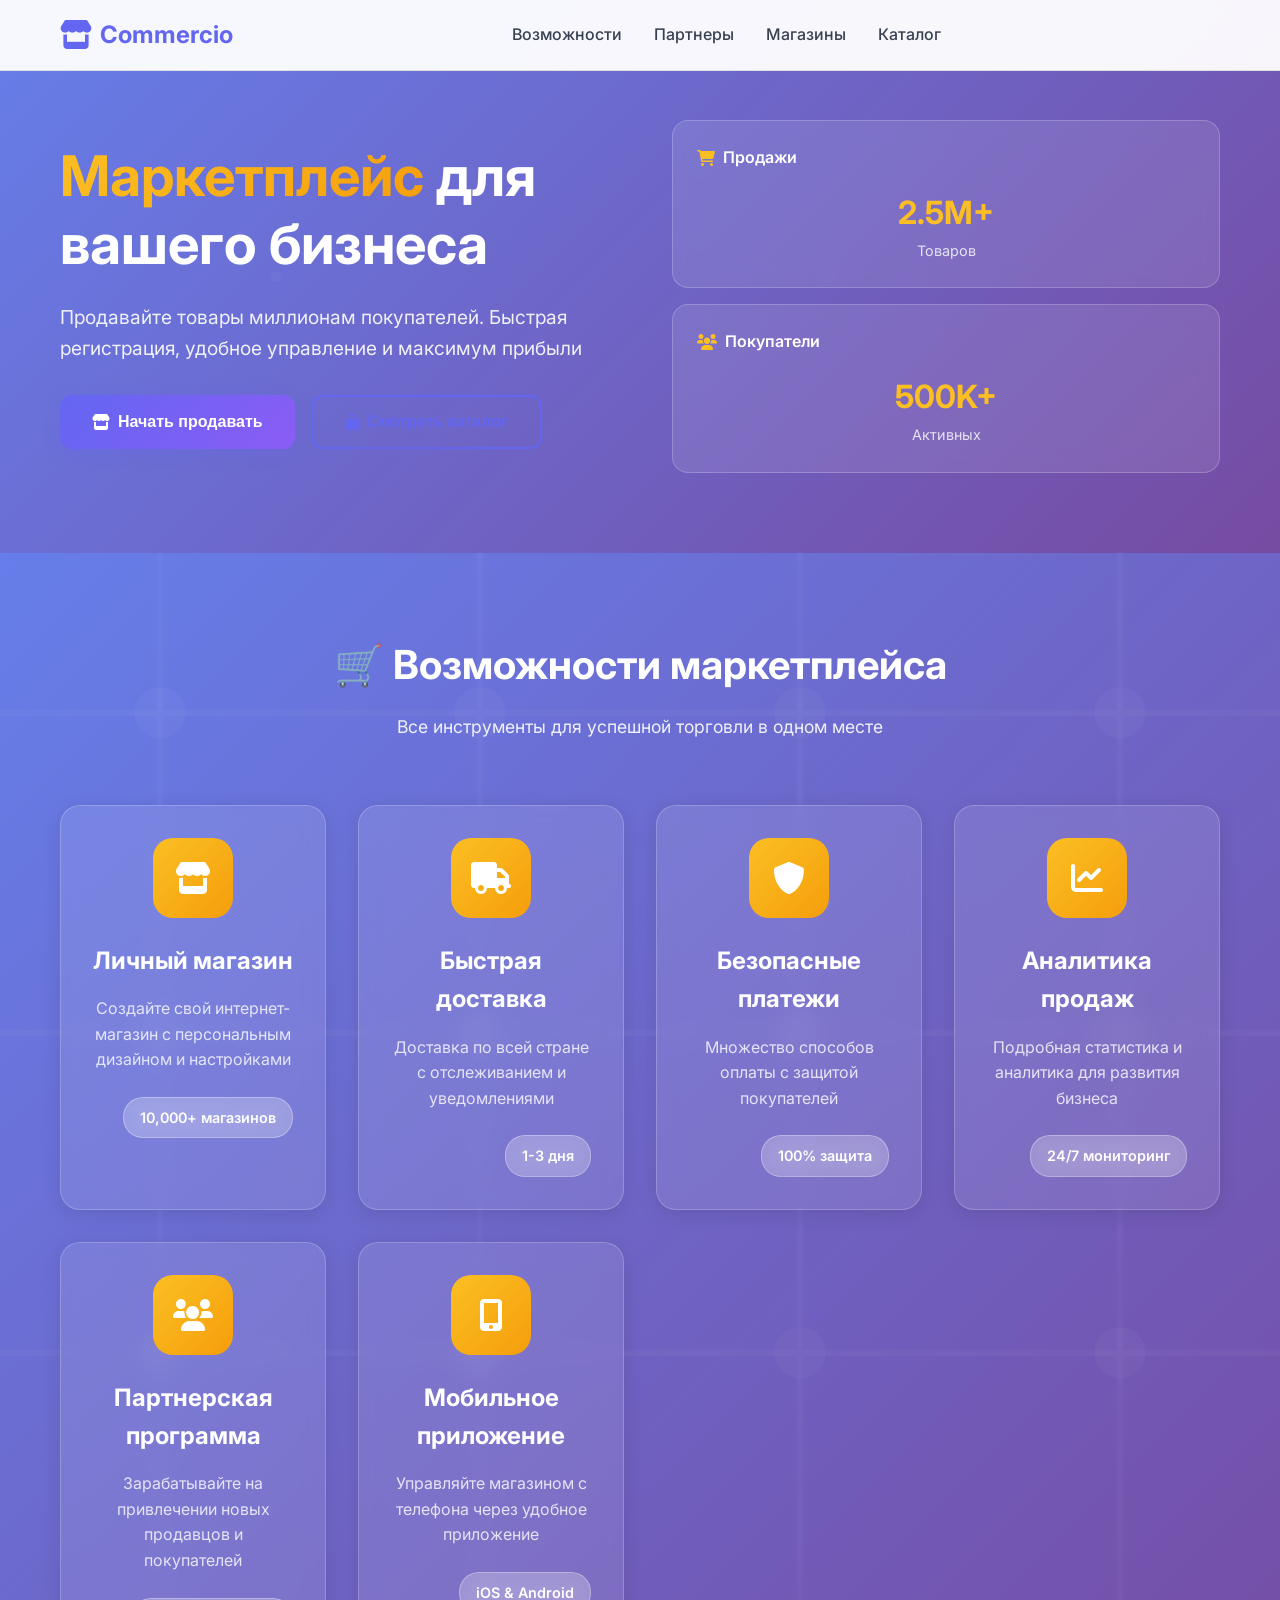
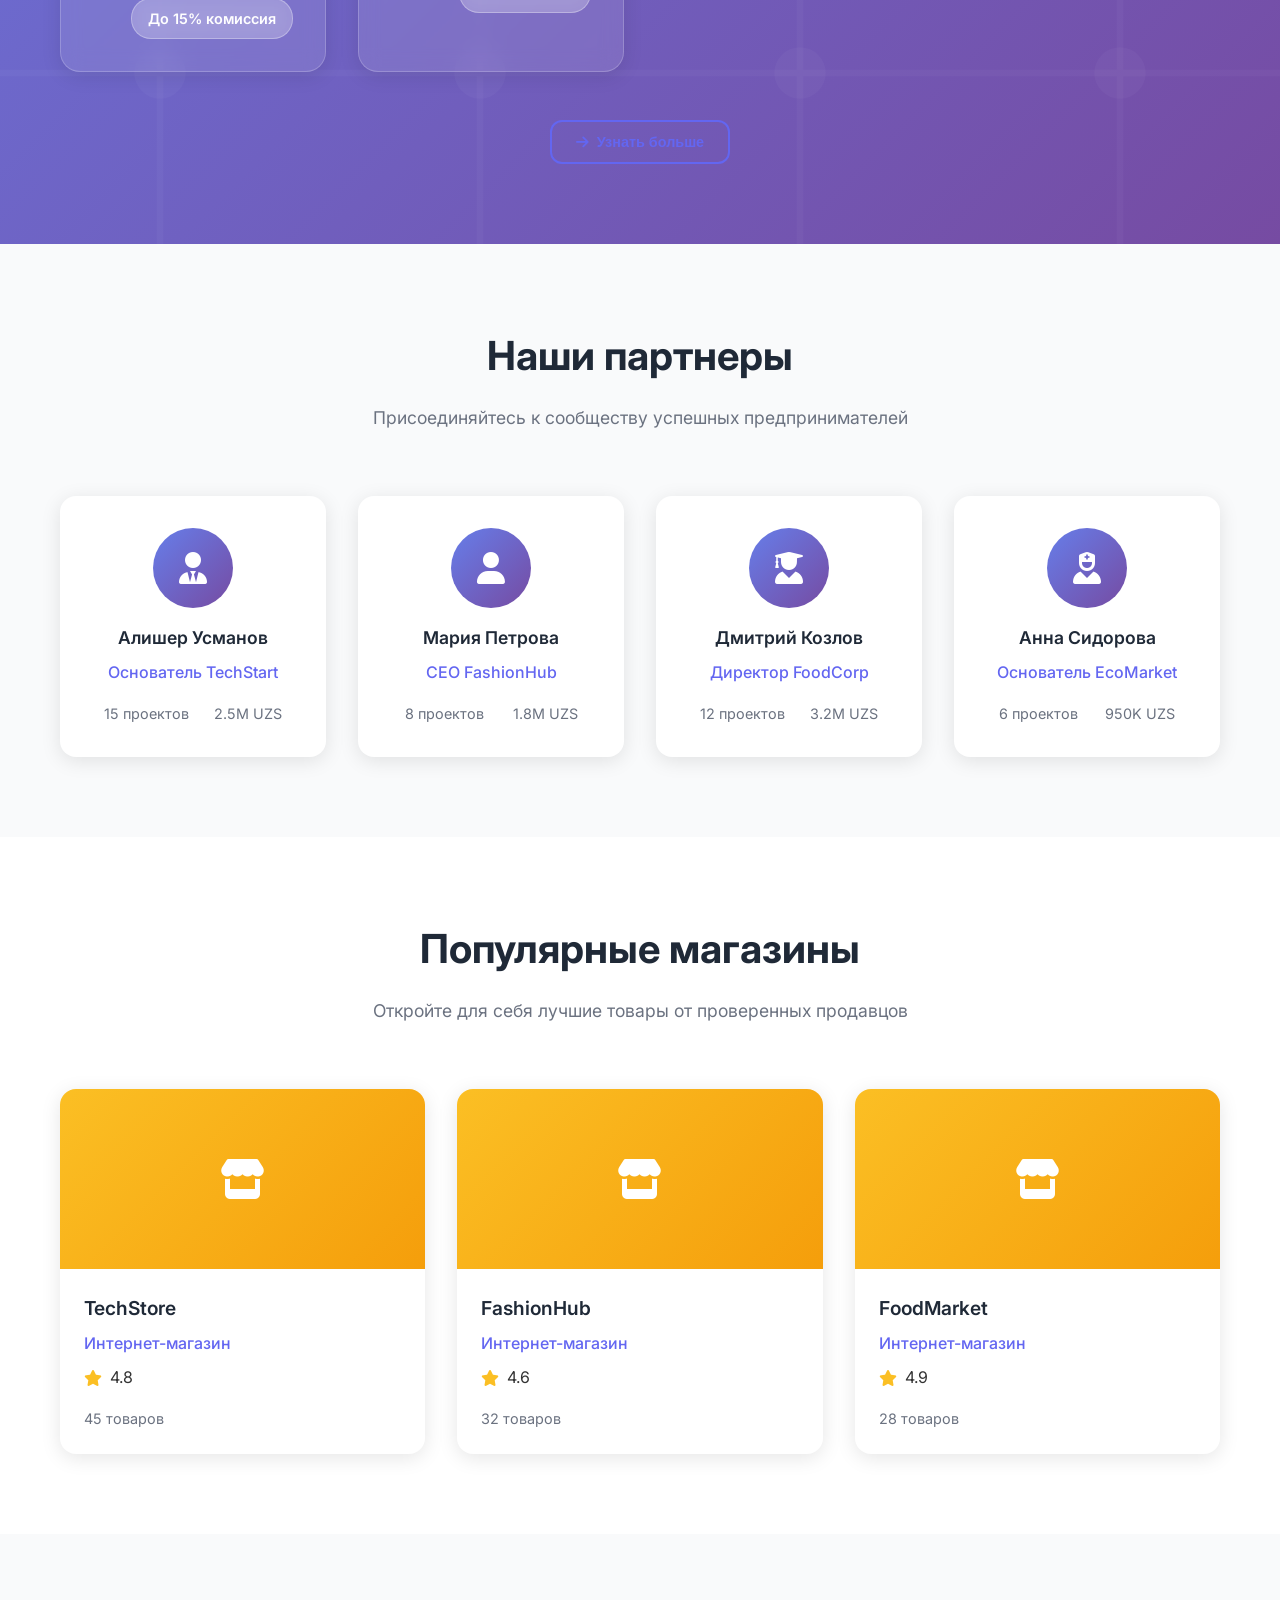
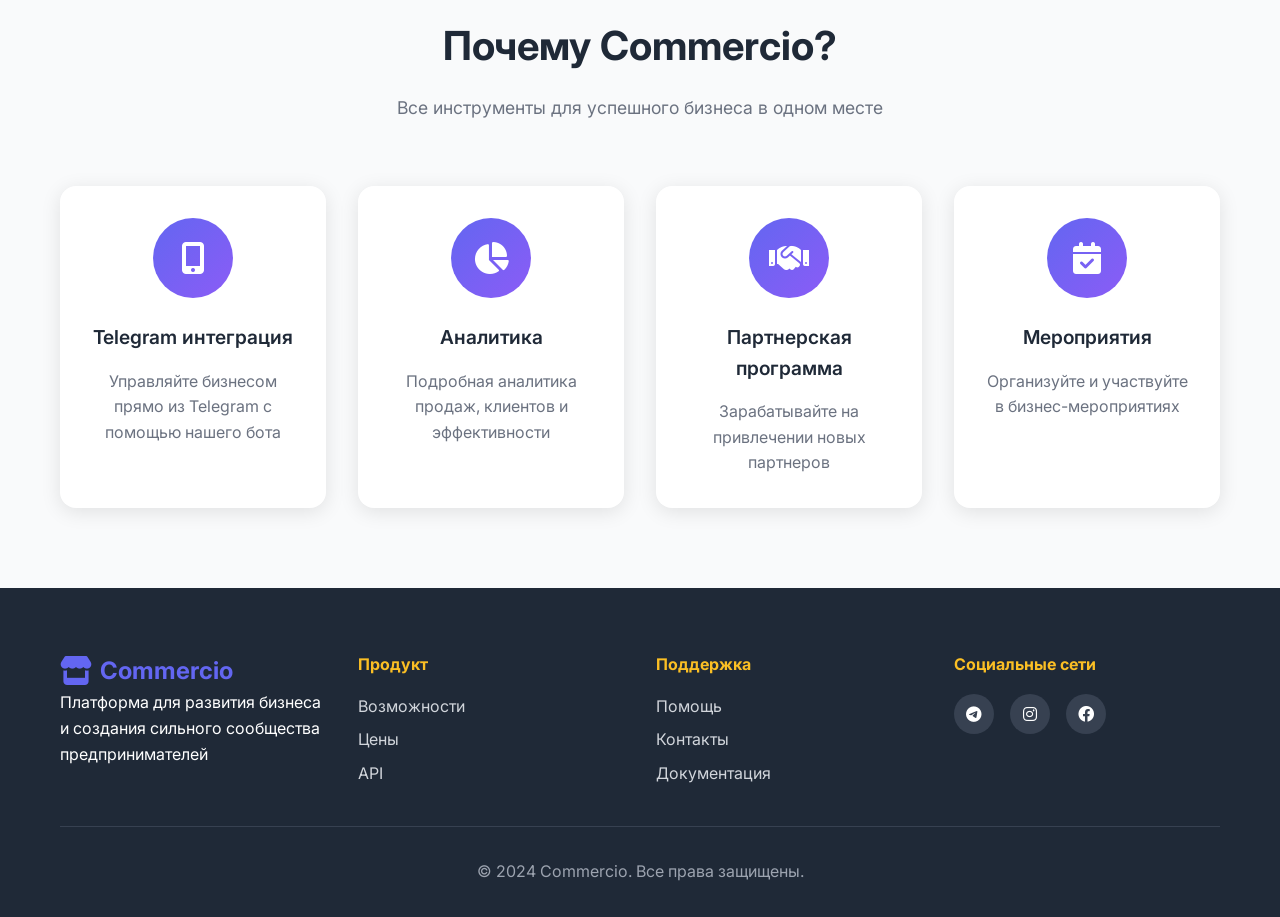
<file: index.html>
<!DOCTYPE html>
<html lang="ru">
<head>
    <meta charset="UTF-8">
    <meta name="viewport" content="width=device-width, initial-scale=1.0">
    <title>Commercio — Платформа для бизнеса и мероприятий</title>
    <link rel="stylesheet" href="style.css">
    <link href="https://fonts.googleapis.com/css2?family=Inter:wght@300;400;500;600;700&display=swap" rel="stylesheet">
    <link rel="stylesheet" href="https://cdnjs.cloudflare.com/ajax/libs/font-awesome/6.0.0/css/all.min.css">
</head>
<body>
    <!-- Header -->
    <header class="header">
        <div class="container">
            <div class="header-content">
                <div class="logo">
                    <i class="fas fa-store"></i>
                    <span>Commercio</span>
                </div>
                <button class="mobile-menu-toggle" id="mobile-menu-toggle">
                    <i class="fas fa-bars"></i>
                </button>
                <nav class="nav" id="nav-menu">
                    <a href="#marketplace-features" class="nav-link">Возможности</a>
                    <a href="#partners" class="nav-link">Партнеры</a>
                    <a href="#shops" class="nav-link">Магазины</a>
                    <a href="shop.html" class="nav-link">Каталог</a>
                </nav>
                <div class="header-actions">
                    <!-- Telegram integration moved to main content -->
                </div>
            </div>
        </div>
    </header>

    <!-- Hero Section -->
    <section class="hero">
        <div class="container">
            <div class="hero-content">
                <div class="hero-text">
                    <h1 class="hero-title">
                        <span class="highlight">Маркетплейс</span> для вашего бизнеса
                    </h1>
                    <p class="hero-description">
                        Продавайте товары миллионам покупателей. Быстрая регистрация, удобное управление и максимум прибыли
                    </p>
                    <div class="hero-actions">
                        <button class="btn btn-primary btn-large" id="start-selling-btn">
                            <i class="fas fa-store"></i>
                            Начать продавать
                        </button>
                        <button class="btn btn-outline btn-large" id="browse-catalog-btn">
                            <i class="fas fa-shopping-bag"></i>
                            Смотреть каталог
                        </button>
                    </div>
                </div>
                <div class="hero-visual">
                    <div class="hero-card">
                        <div class="card-header">
                            <i class="fas fa-shopping-cart"></i>
                            <span>Продажи</span>
                        </div>
                        <div class="card-content">
                            <div class="stat">
                                <span class="stat-number">2.5M+</span>
                                <span class="stat-label">Товаров</span>
                            </div>
                        </div>
                    </div>
                    <div class="hero-card">
                        <div class="card-header">
                            <i class="fas fa-users"></i>
                            <span>Покупатели</span>
                        </div>
                        <div class="card-content">
                            <div class="stat">
                                <span class="stat-number">500K+</span>
                                <span class="stat-label">Активных</span>
                            </div>
                        </div>
                    </div>
                </div>
            </div>
        </div>
    </section>

    <!-- Marketplace Features Section -->
    <section class="marketplace-features" id="marketplace-features">
        <div class="container">
            <div class="section-header">
                <h2 class="section-title">🛒 Возможности маркетплейса</h2>
                <p class="section-description">Все инструменты для успешной торговли в одном месте</p>
            </div>
            <div class="features-grid" id="features-grid">
                <div class="feature-card">
                    <div class="feature-icon">
                        <i class="fas fa-store"></i>
                    </div>
                    <h3 class="feature-title">Личный магазин</h3>
                    <p class="feature-description">Создайте свой интернет-магазин с персональным дизайном и настройками</p>
                    <div class="feature-stats">
                        <span class="stat">10,000+ магазинов</span>
                    </div>
                </div>
                
                <div class="feature-card">
                    <div class="feature-icon">
                        <i class="fas fa-truck"></i>
                    </div>
                    <h3 class="feature-title">Быстрая доставка</h3>
                    <p class="feature-description">Доставка по всей стране с отслеживанием и уведомлениями</p>
                    <div class="feature-stats">
                        <span class="stat">1-3 дня</span>
                    </div>
                </div>
                
                <div class="feature-card">
                    <div class="feature-icon">
                        <i class="fas fa-shield-alt"></i>
                    </div>
                    <h3 class="feature-title">Безопасные платежи</h3>
                    <p class="feature-description">Множество способов оплаты с защитой покупателей</p>
                    <div class="feature-stats">
                        <span class="stat">100% защита</span>
                    </div>
                </div>
                
                <div class="feature-card">
                    <div class="feature-icon">
                        <i class="fas fa-chart-line"></i>
                    </div>
                    <h3 class="feature-title">Аналитика продаж</h3>
                    <p class="feature-description">Подробная статистика и аналитика для развития бизнеса</p>
                    <div class="feature-stats">
                        <span class="stat">24/7 мониторинг</span>
                    </div>
                </div>
                
                <div class="feature-card">
                    <div class="feature-icon">
                        <i class="fas fa-users"></i>
                    </div>
                    <h3 class="feature-title">Партнерская программа</h3>
                    <p class="feature-description">Зарабатывайте на привлечении новых продавцов и покупателей</p>
                    <div class="feature-stats">
                        <span class="stat">До 15% комиссия</span>
                    </div>
                </div>
                
                <div class="feature-card">
                    <div class="feature-icon">
                        <i class="fas fa-mobile-alt"></i>
                    </div>
                    <h3 class="feature-title">Мобильное приложение</h3>
                    <p class="feature-description">Управляйте магазином с телефона через удобное приложение</p>
                    <div class="feature-stats">
                        <span class="stat">iOS & Android</span>
                    </div>
                </div>
            </div>
            <div class="section-actions">
                <button class="btn btn-outline" id="explore-features">
                    <i class="fas fa-arrow-right"></i>
                    Узнать больше
                </button>
            </div>
        </div>
    </section>

    <!-- Partners Section -->
    <section class="partners" id="partners">
        <div class="container">
            <div class="section-header">
                <h2 class="section-title">Наши партнеры</h2>
                <p class="section-description">Присоединяйтесь к сообществу успешных предпринимателей</p>
            </div>
            <div class="partners-grid" id="partners-grid">
                <!-- Partners will be loaded here -->
            </div>
        </div>
    </section>

    <!-- Shops Section -->
    <section class="shops" id="shops">
        <div class="container">
            <div class="section-header">
                <h2 class="section-title">Популярные магазины</h2>
                <p class="section-description">Откройте для себя лучшие товары от проверенных продавцов</p>
            </div>
            <div class="shops-grid" id="shops-grid">
                <!-- Shops will be loaded here -->
            </div>
        </div>
    </section>

    <!-- Features Section -->
    <section class="features">
        <div class="container">
            <div class="section-header">
                <h2 class="section-title">Почему Commercio?</h2>
                <p class="section-description">Все инструменты для успешного бизнеса в одном месте</p>
            </div>
            <div class="features-grid">
                <div class="feature-card">
                    <div class="feature-icon">
                        <i class="fas fa-mobile-alt"></i>
                    </div>
                    <h3 class="feature-title">Telegram интеграция</h3>
                    <p class="feature-description">Управляйте бизнесом прямо из Telegram с помощью нашего бота</p>
                </div>
                <div class="feature-card">
                    <div class="feature-icon">
                        <i class="fas fa-chart-pie"></i>
                    </div>
                    <h3 class="feature-title">Аналитика</h3>
                    <p class="feature-description">Подробная аналитика продаж, клиентов и эффективности</p>
                </div>
                <div class="feature-card">
                    <div class="feature-icon">
                        <i class="fas fa-handshake"></i>
                    </div>
                    <h3 class="feature-title">Партнерская программа</h3>
                    <p class="feature-description">Зарабатывайте на привлечении новых партнеров</p>
                </div>
                <div class="feature-card">
                    <div class="feature-icon">
                        <i class="fas fa-calendar-check"></i>
                    </div>
                    <h3 class="feature-title">Мероприятия</h3>
                    <p class="feature-description">Организуйте и участвуйте в бизнес-мероприятиях</p>
                </div>
            </div>
        </div>
    </section>

    <!-- Footer -->
    <footer class="footer">
        <div class="container">
            <div class="footer-content">
                <div class="footer-section">
                    <div class="logo">
                        <i class="fas fa-store"></i>
                        <span>Commercio</span>
                    </div>
                    <p>Платформа для развития бизнеса и создания сильного сообщества предпринимателей</p>
                </div>
                <div class="footer-section">
                    <h4>Продукт</h4>
                    <ul>
                        <li><a href="#features">Возможности</a></li>
                        <li><a href="#pricing">Цены</a></li>
                        <li><a href="#api">API</a></li>
                    </ul>
                </div>
                <div class="footer-section">
                    <h4>Поддержка</h4>
                    <ul>
                        <li><a href="#help">Помощь</a></li>
                        <li><a href="#contact">Контакты</a></li>
                        <li><a href="#docs">Документация</a></li>
                    </ul>
                </div>
                <div class="footer-section">
                    <h4>Социальные сети</h4>
                    <div class="social-links">
                        <a href="#"><i class="fab fa-telegram"></i></a>
                        <a href="#"><i class="fab fa-instagram"></i></a>
                        <a href="#"><i class="fab fa-facebook"></i></a>
                    </div>
                </div>
            </div>
            <div class="footer-bottom">
                <p>&copy; 2024 Commercio. Все права защищены.</p>
            </div>
        </div>
    </footer>

    <!-- Telegram Info Modal -->
    <div id="telegram-modal" class="modal">
        <div class="modal-content">
            <span class="close">&times;</span>
            <h2>Telegram Bot</h2>
            <div style="text-align: center; padding: 2rem 0;">
                <i class="fab fa-telegram" style="font-size: 4rem; color: #0088cc; margin-bottom: 1rem;"></i>
                <h3>Commercio Bot</h3>
                <p>Для регистрации и управления аккаунтом используйте нашего Telegram бота</p>
                <div style="margin: 2rem 0;">
                    <a href="https://t.me/your_commercio_bot" class="btn btn-primary" target="_blank">
                        <i class="fab fa-telegram"></i>
                        Открыть в Telegram
                    </a>
                </div>
                <div style="background: #f3f4f6; padding: 1rem; border-radius: 8px; margin-top: 1rem;">
                    <h4>Возможности бота:</h4>
                    <ul style="text-align: left; margin: 1rem 0;">
                        <li>📝 Регистрация и вход</li>
                        <li>🏪 Управление магазинами</li>
                        <li>📦 Добавление товаров</li>
                        <li>📊 Просмотр статистики</li>
                        <li>📅 Участие в мероприятиях</li>
                    </ul>
                </div>
            </div>
        </div>
    </div>

    <script src="script.js"></script>
</body>
</html>
</file>
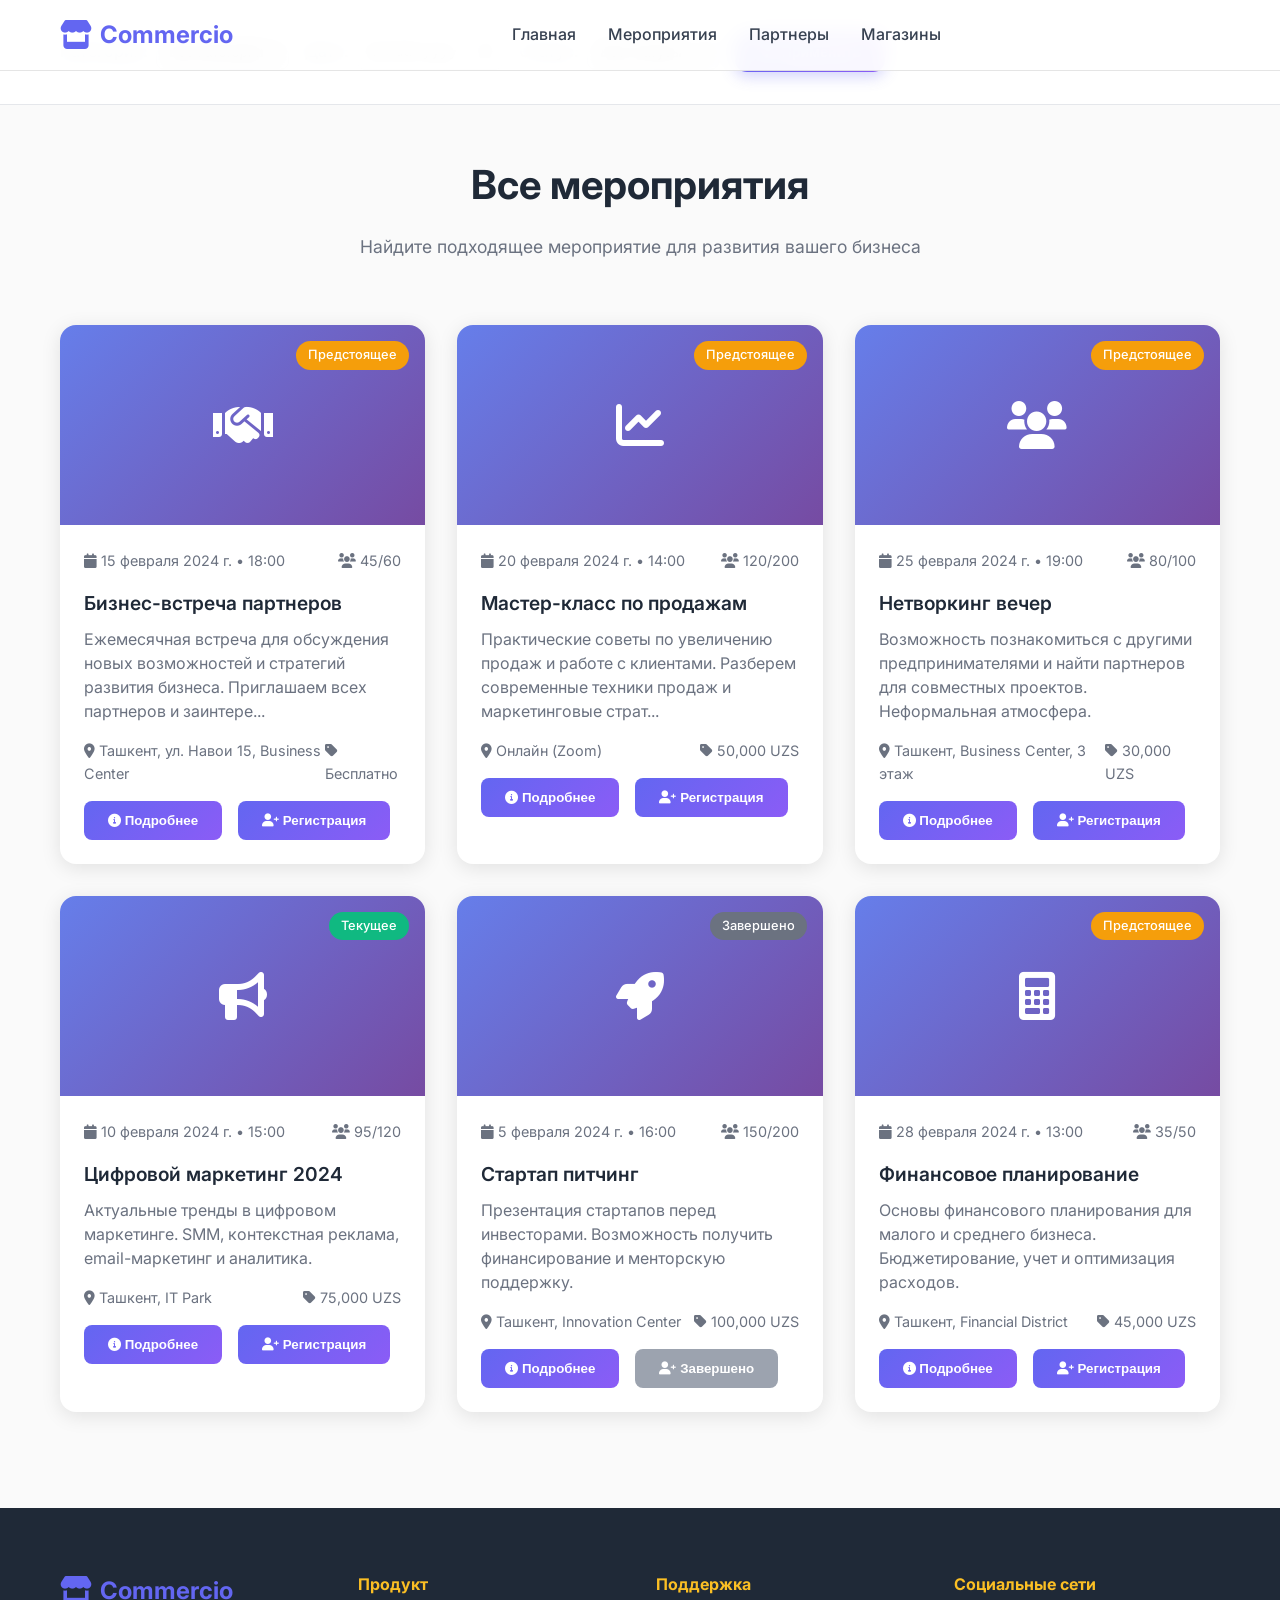
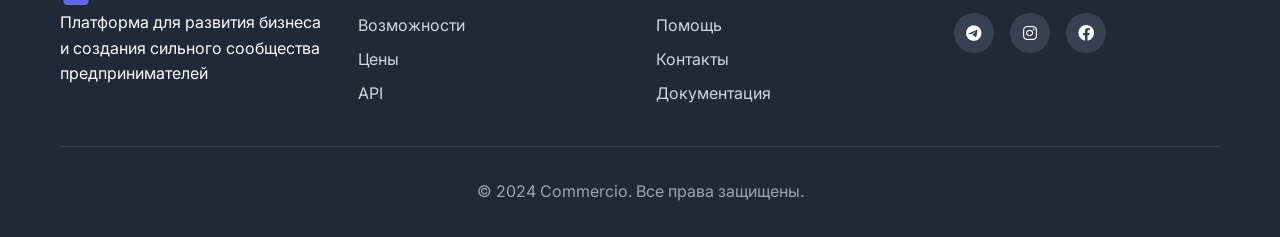
<file: events.html>
<!DOCTYPE html>
<html lang="ru">
<head>
    <meta charset="UTF-8">
    <meta name="viewport" content="width=device-width, initial-scale=1.0">
    <title>Мероприятия — Commercio</title>
    <link rel="stylesheet" href="style.css">
    <link href="https://fonts.googleapis.com/css2?family=Inter:wght@300;400;500;600;700&display=swap" rel="stylesheet">
    <link rel="stylesheet" href="https://cdnjs.cloudflare.com/ajax/libs/font-awesome/6.0.0/css/all.min.css">
    <style>
        .events-page {
            padding-top: 100px;
        }
        
        .events-filters {
            background: white;
            padding: 2rem 0;
            border-bottom: 1px solid #e5e7eb;
        }
        
        .filters-content {
            display: flex;
            gap: 1rem;
            flex-wrap: wrap;
            align-items: center;
        }
        
        .filter-group {
            display: flex;
            align-items: center;
            gap: 0.5rem;
        }
        
        .filter-group label {
            font-weight: 500;
            color: #374151;
        }
        
        .filter-group select,
        .filter-group input {
            padding: 0.5rem;
            border: 1px solid #d1d5db;
            border-radius: 8px;
            font-size: 0.9rem;
        }
        
        .events-container {
            padding: 3rem 0;
        }
        
        .events-grid {
            display: grid;
            grid-template-columns: repeat(auto-fill, minmax(350px, 1fr));
            gap: 2rem;
        }
        
        .event-card-large {
            background: white;
            border-radius: 16px;
            overflow: hidden;
            box-shadow: 0 4px 20px rgba(0, 0, 0, 0.1);
            transition: transform 0.3s ease, box-shadow 0.3s ease;
        }
        
        .event-card-large:hover {
            transform: translateY(-5px);
            box-shadow: 0 8px 30px rgba(0, 0, 0, 0.15);
        }
        
        .event-image-large {
            height: 200px;
            background: linear-gradient(135deg, #667eea, #764ba2);
            display: flex;
            align-items: center;
            justify-content: center;
            color: white;
            font-size: 3rem;
            position: relative;
        }
        
        .event-status {
            position: absolute;
            top: 1rem;
            right: 1rem;
            background: #10b981;
            color: white;
            padding: 0.25rem 0.75rem;
            border-radius: 20px;
            font-size: 0.8rem;
            font-weight: 500;
        }
        
        .event-status.upcoming {
            background: #f59e0b;
        }
        
        .event-status.ongoing {
            background: #10b981;
        }
        
        .event-status.completed {
            background: #6b7280;
        }
        
        .event-content-large {
            padding: 1.5rem;
        }
        
        .event-meta-large {
            display: flex;
            justify-content: space-between;
            align-items: center;
            margin-bottom: 1rem;
            font-size: 0.9rem;
            color: #6b7280;
        }
        
        .event-actions {
            display: flex;
            gap: 1rem;
            margin-top: 1rem;
        }
        
        .btn-register {
            background: linear-gradient(135deg, #6366f1, #8b5cf6);
            color: white;
            border: none;
            padding: 0.75rem 1.5rem;
            border-radius: 8px;
            font-weight: 600;
            cursor: pointer;
            transition: transform 0.3s ease;
        }
        
        .btn-register:hover {
            transform: translateY(-2px);
        }
        
        .btn-register:disabled {
            background: #9ca3af;
            cursor: not-allowed;
            transform: none;
        }
        
        .pagination {
            display: flex;
            justify-content: center;
            gap: 0.5rem;
            margin-top: 3rem;
        }
        
        .page-btn {
            padding: 0.5rem 1rem;
            border: 1px solid #d1d5db;
            background: white;
            border-radius: 8px;
            cursor: pointer;
            transition: all 0.3s ease;
        }
        
        .page-btn:hover,
        .page-btn.active {
            background: #6366f1;
            color: white;
            border-color: #6366f1;
        }
        
        @media (max-width: 768px) {
            .events-grid {
                grid-template-columns: 1fr;
            }
            
            .filters-content {
                flex-direction: column;
                align-items: stretch;
            }
            
            .filter-group {
                justify-content: space-between;
            }
        }
    </style>
</head>
<body>
    <!-- Header -->
    <header class="header">
        <div class="container">
            <div class="header-content">
                <div class="logo">
                    <i class="fas fa-store"></i>
                    <span>Commercio</span>
                </div>
                <button class="mobile-menu-toggle" id="mobile-menu-toggle">
                    <i class="fas fa-bars"></i>
                </button>
                <nav class="nav" id="nav-menu">
                    <a href="index.html" class="nav-link">Главная</a>
                    <a href="events.html" class="nav-link active">Мероприятия</a>
                    <a href="partners.html" class="nav-link">Партнеры</a>
                    <a href="shop.html" class="nav-link">Магазины</a>
                </nav>
                <div class="header-actions">
                    <!-- Telegram integration moved to main content -->
                </div>
            </div>
        </div>
    </header>

    <!-- Events Filters -->
    <section class="events-filters">
        <div class="container">
            <div class="filters-content">
                <div class="filter-group">
                    <label>Категория:</label>
                    <select id="category-filter">
                        <option value="">Все категории</option>
                        <option value="business">Бизнес</option>
                        <option value="networking">Нетворкинг</option>
                        <option value="education">Образование</option>
                        <option value="marketing">Маркетинг</option>
                    </select>
                </div>
                <div class="filter-group">
                    <label>Дата:</label>
                    <input type="date" id="date-filter">
                </div>
                <div class="filter-group">
                    <label>Статус:</label>
                    <select id="status-filter">
                        <option value="">Все статусы</option>
                        <option value="upcoming">Предстоящие</option>
                        <option value="ongoing">Текущие</option>
                        <option value="completed">Завершенные</option>
                    </select>
                </div>
                <button class="btn btn-primary" id="apply-filters">
                    <i class="fas fa-filter"></i>
                    Применить
                </button>
            </div>
        </div>
    </section>

    <!-- Events Container -->
    <section class="events-container">
        <div class="container">
            <div class="section-header">
                <h2 class="section-title">Все мероприятия</h2>
                <p class="section-description">Найдите подходящее мероприятие для развития вашего бизнеса</p>
            </div>
            
            <div class="events-grid" id="events-grid">
                <!-- Events will be loaded here -->
            </div>
            
            <div class="pagination" id="pagination">
                <!-- Pagination will be generated here -->
            </div>
        </div>
    </section>

    <!-- Event Details Modal -->
    <div id="event-modal" class="modal">
        <div class="modal-content" style="max-width: 800px;">
            <span class="close">&times;</span>
            <div id="event-details">
                <!-- Event details will be loaded here -->
            </div>
        </div>
    </div>

    <!-- Registration Modal -->
    <div id="registration-modal" class="modal">
        <div class="modal-content">
            <span class="close">&times;</span>
            <h2>Регистрация на мероприятие</h2>
            <form id="registration-form">
                <div class="form-group">
                    <label for="reg-name">Ваше имя</label>
                    <input type="text" id="reg-name" required>
                </div>
                <div class="form-group">
                    <label for="reg-email">Email</label>
                    <input type="email" id="reg-email" required>
                </div>
                <div class="form-group">
                    <label for="reg-phone">Телефон</label>
                    <input type="tel" id="reg-phone" required>
                </div>
                <div class="form-group">
                    <label for="reg-company">Компания</label>
                    <input type="text" id="reg-company">
                </div>
                <button type="submit" class="btn btn-primary">Зарегистрироваться</button>
            </form>
        </div>
    </div>

    <!-- Footer -->
    <footer class="footer">
        <div class="container">
            <div class="footer-content">
                <div class="footer-section">
                    <div class="logo">
                        <i class="fas fa-store"></i>
                        <span>Commercio</span>
                    </div>
                    <p>Платформа для развития бизнеса и создания сильного сообщества предпринимателей</p>
                </div>
                <div class="footer-section">
                    <h4>Продукт</h4>
                    <ul>
                        <li><a href="#features">Возможности</a></li>
                        <li><a href="#pricing">Цены</a></li>
                        <li><a href="#api">API</a></li>
                    </ul>
                </div>
                <div class="footer-section">
                    <h4>Поддержка</h4>
                    <ul>
                        <li><a href="#help">Помощь</a></li>
                        <li><a href="#contact">Контакты</a></li>
                        <li><a href="#docs">Документация</a></li>
                    </ul>
                </div>
                <div class="footer-section">
                    <h4>Социальные сети</h4>
                    <div class="social-links">
                        <a href="#"><i class="fab fa-telegram"></i></a>
                        <a href="#"><i class="fab fa-instagram"></i></a>
                        <a href="#"><i class="fab fa-facebook"></i></a>
                    </div>
                </div>
            </div>
            <div class="footer-bottom">
                <p>&copy; 2024 Commercio. Все права защищены.</p>
            </div>
        </div>
    </footer>

    <script src="events.js"></script>
</body>
</html>
</file>
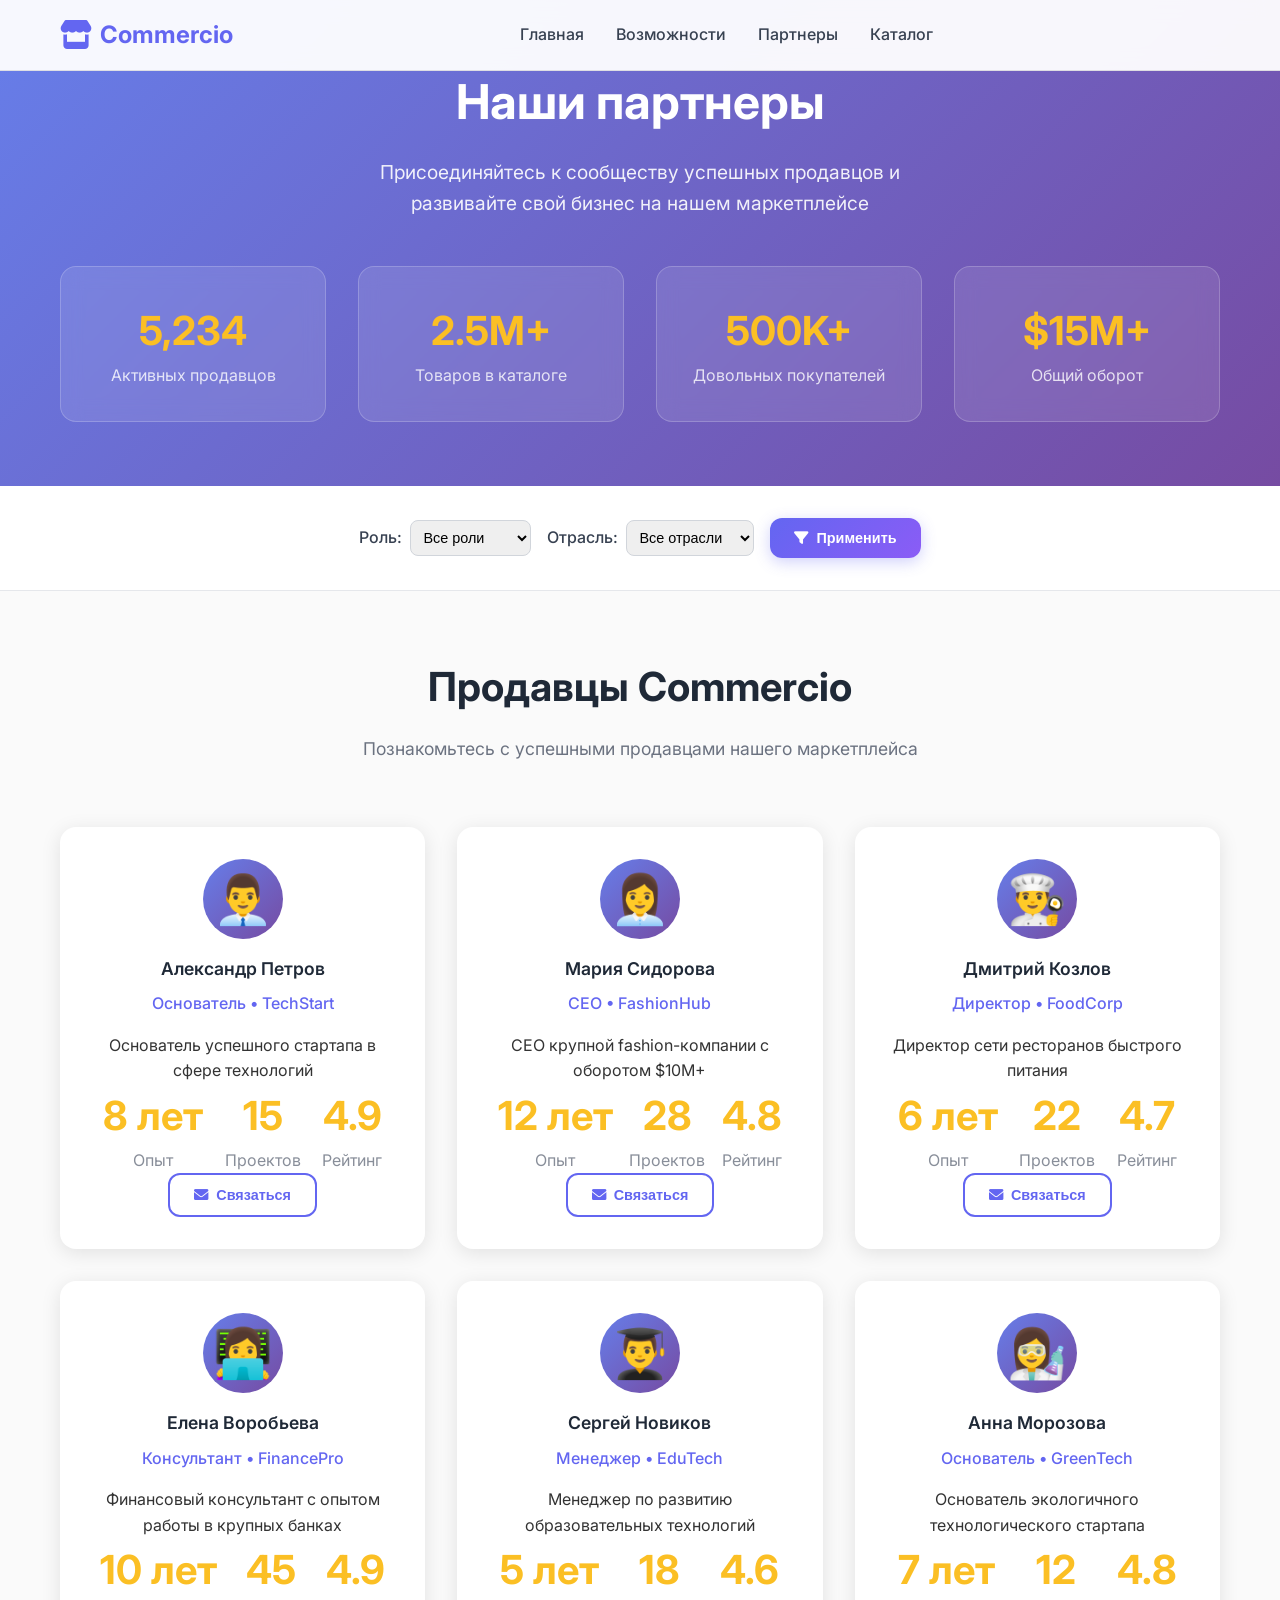
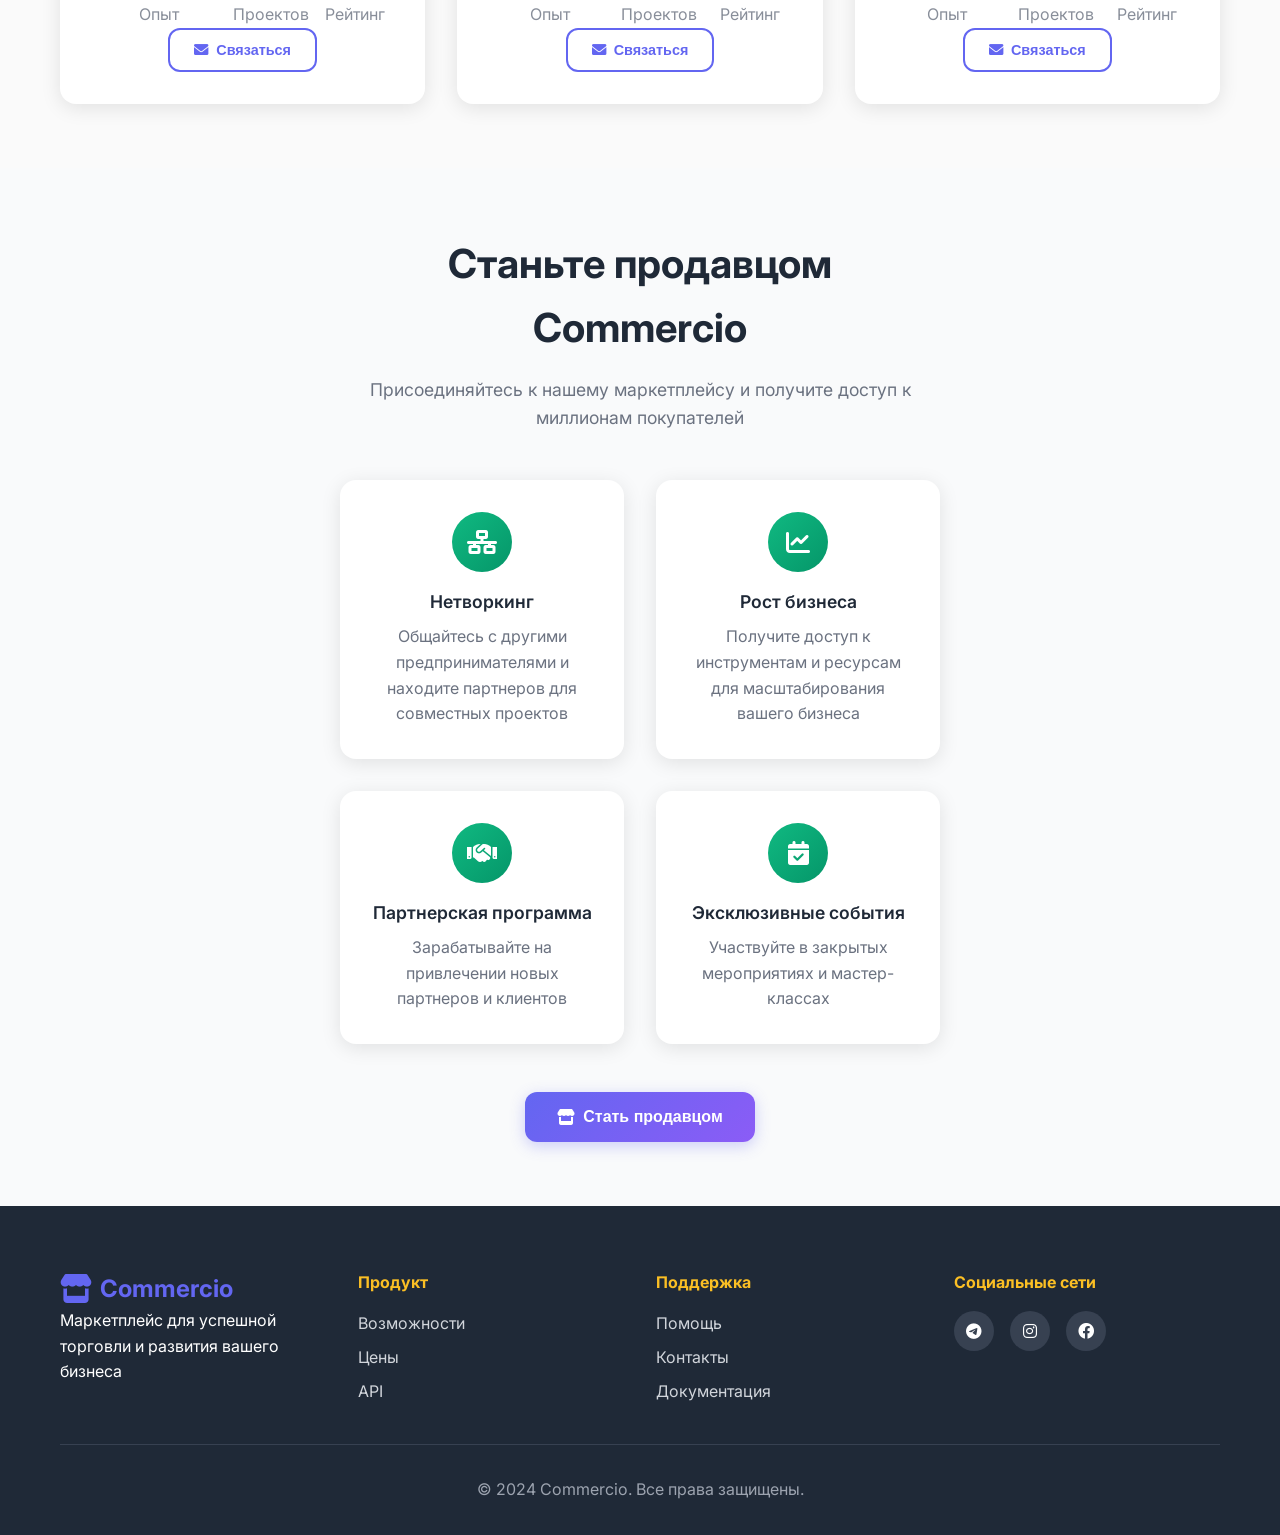
<file: partners.html>
<!DOCTYPE html>
<html lang="ru">
<head>
    <meta charset="UTF-8">
    <meta name="viewport" content="width=device-width, initial-scale=1.0">
    <title>Партнеры — Commercio</title>
    <link rel="stylesheet" href="style.css">
    <link href="https://fonts.googleapis.com/css2?family=Inter:wght@300;400;500;600;700&display=swap" rel="stylesheet">
    <link rel="stylesheet" href="https://cdnjs.cloudflare.com/ajax/libs/font-awesome/6.0.0/css/all.min.css">
    <style>
        .partners-page {
            padding-top: 100px;
        }
        
        .partners-hero {
            background: linear-gradient(135deg, #667eea 0%, #764ba2 100%);
            color: white;
            padding: 4rem 0;
            text-align: center;
        }
        
        .partners-hero h1 {
            font-size: 3rem;
            margin-bottom: 1rem;
        }
        
        .partners-hero p {
            font-size: 1.2rem;
            opacity: 0.9;
            max-width: 600px;
            margin: 0 auto 2rem;
        }
        
        .partners-stats {
            display: grid;
            grid-template-columns: repeat(auto-fit, minmax(200px, 1fr));
            gap: 2rem;
            margin-top: 3rem;
        }
        
        .stat-card {
            background: rgba(255, 255, 255, 0.1);
            backdrop-filter: blur(10px);
            border-radius: 16px;
            padding: 2rem;
            text-align: center;
            border: 1px solid rgba(255, 255, 255, 0.2);
        }
        
        .stat-number {
            font-size: 2.5rem;
            font-weight: 700;
            color: #fbbf24;
            display: block;
        }
        
        .stat-label {
            font-size: 1rem;
            opacity: 0.8;
        }
        
        .partners-container {
            padding: 4rem 0;
        }
        
        .partners-filters {
            background: white;
            padding: 2rem 0;
            border-bottom: 1px solid #e5e7eb;
        }
        
        .filters-content {
            display: flex;
            gap: 1rem;
            flex-wrap: wrap;
            align-items: center;
            justify-content: center;
        }
        
        .filter-group {
            display: flex;
            align-items: center;
            gap: 0.5rem;
        }
        
        .filter-group label {
            font-weight: 500;
            color: #374151;
        }
        
        .filter-group select {
            padding: 0.5rem;
            border: 1px solid #d1d5db;
            border-radius: 8px;
            font-size: 0.9rem;
        }
        
        .partners-grid {
            display: grid;
            grid-template-columns: repeat(auto-fill, minmax(300px, 1fr));
            gap: 2rem;
            margin-top: 3rem;
        }
        
        .partner-card-large {
            background: white;
            border-radius: 16px;
            padding: 2rem;
            text-align: center;
            box-shadow: 0 4px 20px rgba(0, 0, 0, 0.1);
            transition: transform 0.3s ease, box-shadow 0.3s ease;
        }
        
        .partner-card-large:hover {
            transform: translateY(-5px);
            box-shadow: 0 8px 30px rgba(0, 0, 0, 0.15);
        }
        
        .partner-avatar-large {
            width: 100px;
            height: 100px;
            border-radius: 50%;
            background: linear-gradient(135deg, #667eea, #764ba2);
            display: flex;
            align-items: center;
            justify-content: center;
            margin: 0 auto 1.5rem;
            color: white;
            font-size: 2.5rem;
        }
        
        .partner-name-large {
            font-size: 1.3rem;
            font-weight: 600;
            margin-bottom: 0.5rem;
            color: #1f2937;
        }
        
        .partner-role-large {
            color: #6366f1;
            font-weight: 500;
            margin-bottom: 0.5rem;
        }
        
        .partner-company {
            color: #6b7280;
            margin-bottom: 1rem;
        }
        
        .partner-stats-large {
            display: grid;
            grid-template-columns: 1fr 1fr;
            gap: 1rem;
            margin: 1.5rem 0;
        }
        
        .stat-item {
            text-align: center;
        }
        
        .stat-value {
            font-size: 1.2rem;
            font-weight: 600;
            color: #1f2937;
        }
        
        .stat-label-small {
            font-size: 0.8rem;
            color: #6b7280;
        }
        
        .partner-actions {
            margin-top: 1.5rem;
        }
        
        .btn-contact {
            background: linear-gradient(135deg, #6366f1, #8b5cf6);
            color: white;
            border: none;
            padding: 0.75rem 1.5rem;
            border-radius: 8px;
            font-weight: 600;
            cursor: pointer;
            transition: transform 0.3s ease;
            margin: 0.5rem;
        }
        
        .btn-contact:hover {
            transform: translateY(-2px);
        }
        
        .become-partner-section {
            background: #f9fafb;
            padding: 4rem 0;
            text-align: center;
        }
        
        .become-partner-content {
            max-width: 600px;
            margin: 0 auto;
        }
        
        .benefits-grid {
            display: grid;
            grid-template-columns: repeat(auto-fit, minmax(250px, 1fr));
            gap: 2rem;
            margin-top: 3rem;
        }
        
        .benefit-card {
            background: white;
            border-radius: 16px;
            padding: 2rem;
            text-align: center;
            box-shadow: 0 4px 20px rgba(0, 0, 0, 0.1);
        }
        
        .benefit-icon {
            width: 60px;
            height: 60px;
            border-radius: 50%;
            background: linear-gradient(135deg, #10b981, #059669);
            display: flex;
            align-items: center;
            justify-content: center;
            margin: 0 auto 1rem;
            color: white;
            font-size: 1.5rem;
        }
        
        .benefit-title {
            font-size: 1.1rem;
            font-weight: 600;
            margin-bottom: 0.5rem;
            color: #1f2937;
        }
        
        .benefit-description {
            color: #6b7280;
            line-height: 1.6;
        }
        
        @media (max-width: 768px) {
            .partners-hero h1 {
                font-size: 2rem;
            }
            
            .partners-grid {
                grid-template-columns: 1fr;
            }
            
            .filters-content {
                flex-direction: column;
                align-items: stretch;
            }
            
            .filter-group {
                justify-content: space-between;
            }
        }
    </style>
</head>
<body>
    <!-- Header -->
    <header class="header">
        <div class="container">
            <div class="header-content">
                <div class="logo">
                    <i class="fas fa-store"></i>
                    <span>Commercio</span>
                </div>
                <button class="mobile-menu-toggle" id="mobile-menu-toggle">
                    <i class="fas fa-bars"></i>
                </button>
                <nav class="nav" id="nav-menu">
                    <a href="index.html" class="nav-link">Главная</a>
                    <a href="index.html#marketplace-features" class="nav-link">Возможности</a>
                    <a href="partners.html" class="nav-link active">Партнеры</a>
                    <a href="shop.html" class="nav-link">Каталог</a>
                </nav>
                <div class="header-actions">
                    <!-- Telegram integration moved to main content -->
                </div>
            </div>
        </div>
    </header>

    <!-- Partners Hero -->
    <section class="partners-hero">
        <div class="container">
            <h1>Наши партнеры</h1>
            <p>Присоединяйтесь к сообществу успешных продавцов и развивайте свой бизнес на нашем маркетплейсе</p>
            
            <div class="partners-stats">
                <div class="stat-card">
                    <span class="stat-number">5,234</span>
                    <span class="stat-label">Активных продавцов</span>
                </div>
                <div class="stat-card">
                    <span class="stat-number">2.5M+</span>
                    <span class="stat-label">Товаров в каталоге</span>
                </div>
                <div class="stat-card">
                    <span class="stat-number">500K+</span>
                    <span class="stat-label">Довольных покупателей</span>
                </div>
                <div class="stat-card">
                    <span class="stat-number">$15M+</span>
                    <span class="stat-label">Общий оборот</span>
                </div>
            </div>
        </div>
    </section>

    <!-- Partners Filters -->
    <section class="partners-filters">
        <div class="container">
            <div class="filters-content">
                <div class="filter-group">
                    <label>Роль:</label>
                    <select id="role-filter">
                        <option value="">Все роли</option>
                        <option value="founder">Основатель</option>
                        <option value="ceo">CEO</option>
                        <option value="director">Директор</option>
                        <option value="manager">Менеджер</option>
                        <option value="consultant">Консультант</option>
                    </select>
                </div>
                <div class="filter-group">
                    <label>Отрасль:</label>
                    <select id="industry-filter">
                        <option value="">Все отрасли</option>
                        <option value="tech">Технологии</option>
                        <option value="fashion">Мода</option>
                        <option value="food">Еда</option>
                        <option value="finance">Финансы</option>
                        <option value="education">Образование</option>
                    </select>
                </div>
                <button class="btn btn-primary" id="apply-filters">
                    <i class="fas fa-filter"></i>
                    Применить
                </button>
            </div>
        </div>
    </section>

    <!-- Partners Container -->
    <section class="partners-container">
        <div class="container">
            <div class="section-header">
                <h2 class="section-title">Продавцы Commercio</h2>
                <p class="section-description">Познакомьтесь с успешными продавцами нашего маркетплейса</p>
            </div>
            
            <div class="partners-grid" id="partners-grid">
                <!-- Partners will be loaded here -->
            </div>
        </div>
    </section>

    <!-- Become Partner Section -->
    <section class="become-partner-section">
        <div class="container">
            <div class="become-partner-content">
                <h2 class="section-title">Станьте продавцом Commercio</h2>
                <p class="section-description">Присоединяйтесь к нашему маркетплейсу и получите доступ к миллионам покупателей</p>
                
                <div class="benefits-grid">
                    <div class="benefit-card">
                        <div class="benefit-icon">
                            <i class="fas fa-network-wired"></i>
                        </div>
                        <h3 class="benefit-title">Нетворкинг</h3>
                        <p class="benefit-description">Общайтесь с другими предпринимателями и находите партнеров для совместных проектов</p>
                    </div>
                    <div class="benefit-card">
                        <div class="benefit-icon">
                            <i class="fas fa-chart-line"></i>
                        </div>
                        <h3 class="benefit-title">Рост бизнеса</h3>
                        <p class="benefit-description">Получите доступ к инструментам и ресурсам для масштабирования вашего бизнеса</p>
                    </div>
                    <div class="benefit-card">
                        <div class="benefit-icon">
                            <i class="fas fa-handshake"></i>
                        </div>
                        <h3 class="benefit-title">Партнерская программа</h3>
                        <p class="benefit-description">Зарабатывайте на привлечении новых партнеров и клиентов</p>
                    </div>
                    <div class="benefit-card">
                        <div class="benefit-icon">
                            <i class="fas fa-calendar-check"></i>
                        </div>
                        <h3 class="benefit-title">Эксклюзивные события</h3>
                        <p class="benefit-description">Участвуйте в закрытых мероприятиях и мастер-классах</p>
                    </div>
                </div>
                
                <div style="margin-top: 3rem;">
                    <button class="btn btn-primary btn-large" id="become-partner-btn">
                        <i class="fas fa-store"></i>
                        Стать продавцом
                    </button>
                </div>
            </div>
        </div>
    </section>

    <!-- Footer -->
    <footer class="footer">
        <div class="container">
            <div class="footer-content">
                <div class="footer-section">
                    <div class="logo">
                        <i class="fas fa-store"></i>
                        <span>Commercio</span>
                    </div>
                    <p>Маркетплейс для успешной торговли и развития вашего бизнеса</p>
                </div>
                <div class="footer-section">
                    <h4>Продукт</h4>
                    <ul>
                        <li><a href="#features">Возможности</a></li>
                        <li><a href="#pricing">Цены</a></li>
                        <li><a href="#api">API</a></li>
                    </ul>
                </div>
                <div class="footer-section">
                    <h4>Поддержка</h4>
                    <ul>
                        <li><a href="#help">Помощь</a></li>
                        <li><a href="#contact">Контакты</a></li>
                        <li><a href="#docs">Документация</a></li>
                    </ul>
                </div>
                <div class="footer-section">
                    <h4>Социальные сети</h4>
                    <div class="social-links">
                        <a href="#"><i class="fab fa-telegram"></i></a>
                        <a href="#"><i class="fab fa-instagram"></i></a>
                        <a href="#"><i class="fab fa-facebook"></i></a>
                    </div>
                </div>
            </div>
            <div class="footer-bottom">
                <p>&copy; 2024 Commercio. Все права защищены.</p>
            </div>
        </div>
    </footer>

    <!-- Become Partner Modal -->
    <div id="become-partner-modal" class="modal">
        <div class="modal-content">
            <span class="close">&times;</span>
            <h2>Стать продавцом Commercio</h2>
            <form id="become-partner-form">
                <div class="form-group">
                    <label for="partner-name">Ваше имя</label>
                    <input type="text" id="partner-name" required>
                </div>
                <div class="form-group">
                    <label for="partner-role">Роль</label>
                    <select id="partner-role" required>
                        <option value="">Выберите роль</option>
                        <option value="founder">Основатель</option>
                        <option value="ceo">CEO</option>
                        <option value="director">Директор</option>
                        <option value="manager">Менеджер</option>
                        <option value="consultant">Консультант</option>
                    </select>
                </div>
                <div class="form-group">
                    <label for="partner-company">Компания</label>
                    <input type="text" id="partner-company" required>
                </div>
                <div class="form-group">
                    <label for="partner-email">Email</label>
                    <input type="email" id="partner-email" required>
                </div>
                <div class="form-group">
                    <label for="partner-phone">Телефон</label>
                    <input type="tel" id="partner-phone" required>
                </div>
                <div class="form-group">
                    <label for="partner-description">О вашем бизнесе</label>
                    <textarea id="partner-description" rows="4" placeholder="Расскажите о вашей компании и целях сотрудничества"></textarea>
                </div>
                <button type="submit" class="btn btn-primary">Отправить заявку</button>
            </form>
        </div>
    </div>

    <script src="partners.js"></script>
</body>
</html>
</file>
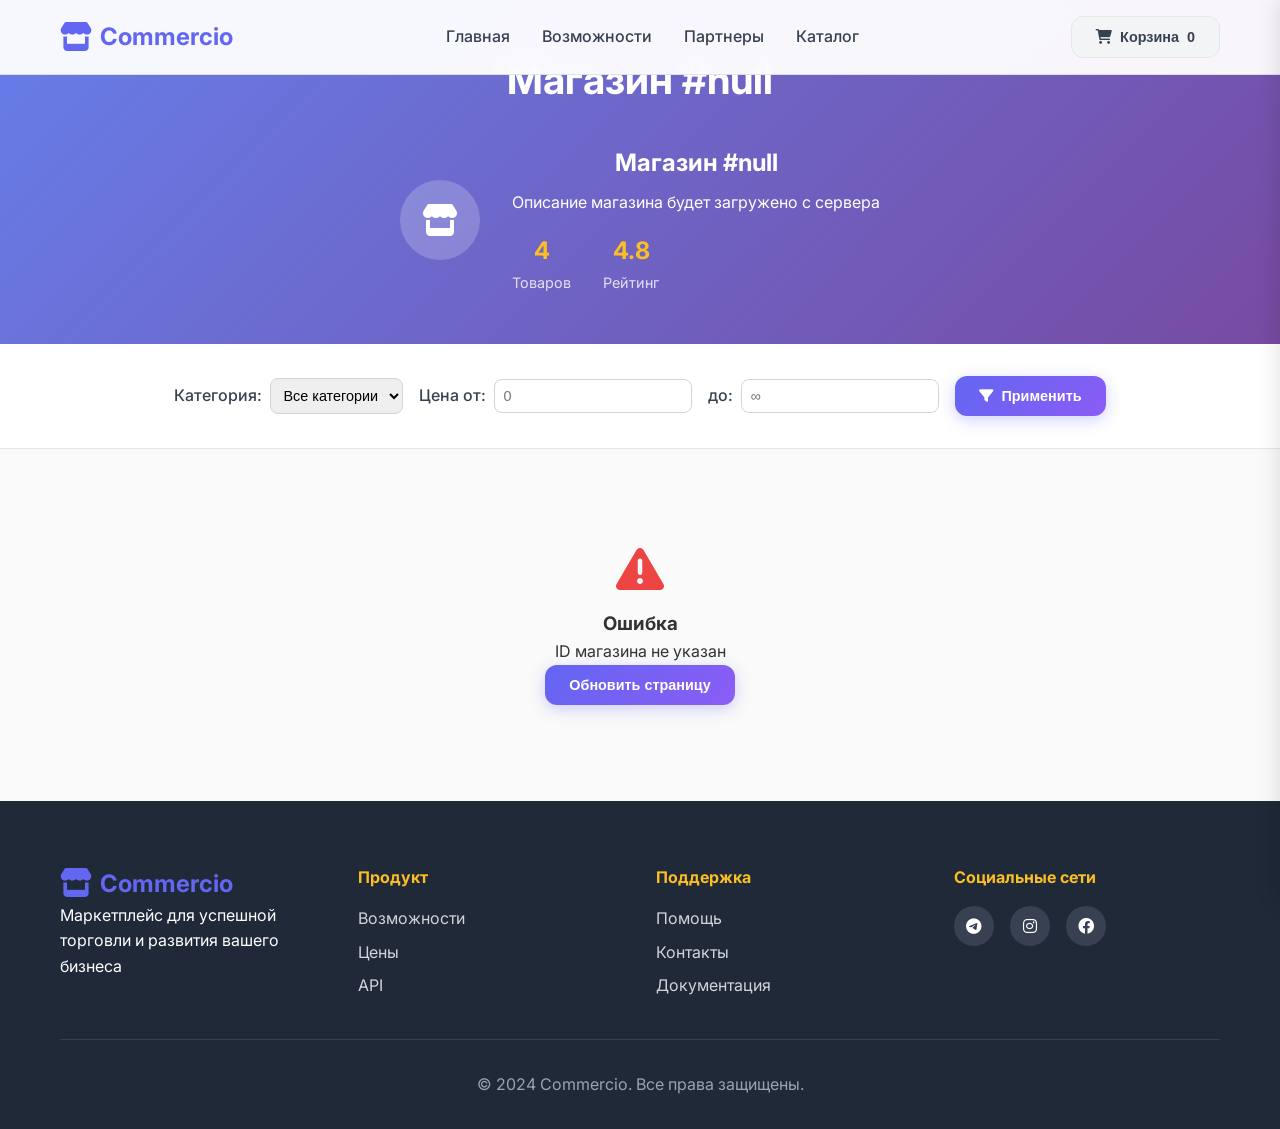
<file: shop.html>
<!DOCTYPE html>
<html lang="ru">
<head>
    <meta charset="UTF-8">
    <meta name="viewport" content="width=device-width, initial-scale=1.0">
    <title>Магазин — Commercio</title>
    <link rel="stylesheet" href="style.css">
    <link href="https://fonts.googleapis.com/css2?family=Inter:wght@300;400;500;600;700&display=swap" rel="stylesheet">
    <link rel="stylesheet" href="https://cdnjs.cloudflare.com/ajax/libs/font-awesome/6.0.0/css/all.min.css">
    <style>
        .shop-page {
            padding-top: 100px;
        }
        
        .shop-header {
            background: linear-gradient(135deg, #667eea 0%, #764ba2 100%);
            color: white;
            padding: 3rem 0;
            text-align: center;
        }
        
        .shop-header h1 {
            font-size: 2.5rem;
            margin-bottom: 1rem;
        }
        
        .shop-info {
            display: flex;
            align-items: center;
            justify-content: center;
            gap: 2rem;
            margin-top: 2rem;
        }
        
        .shop-avatar {
            width: 80px;
            height: 80px;
            border-radius: 50%;
            background: rgba(255, 255, 255, 0.2);
            display: flex;
            align-items: center;
            justify-content: center;
            font-size: 2rem;
        }
        
        .shop-details h2 {
            margin-bottom: 0.5rem;
        }
        
        .shop-stats {
            display: flex;
            gap: 2rem;
            margin-top: 1rem;
        }
        
        .stat-item {
            text-align: center;
        }
        
        .stat-number {
            font-size: 1.5rem;
            font-weight: 700;
            color: #fbbf24;
        }
        
        .stat-label {
            font-size: 0.9rem;
            opacity: 0.8;
        }
        
        .products-container {
            padding: 3rem 0;
        }
        
        .products-filters {
            background: white;
            padding: 2rem 0;
            border-bottom: 1px solid #e5e7eb;
        }
        
        .filters-content {
            display: flex;
            gap: 1rem;
            flex-wrap: wrap;
            align-items: center;
            justify-content: center;
        }
        
        .filter-group {
            display: flex;
            align-items: center;
            gap: 0.5rem;
        }
        
        .filter-group label {
            font-weight: 500;
            color: #374151;
        }
        
        .filter-group select,
        .filter-group input {
            padding: 0.5rem;
            border: 1px solid #d1d5db;
            border-radius: 8px;
            font-size: 0.9rem;
        }
        
        .products-grid {
            display: grid;
            grid-template-columns: repeat(auto-fill, minmax(300px, 1fr));
            gap: 2rem;
            margin-top: 3rem;
        }
        
        .product-card {
            background: white;
            border-radius: 16px;
            overflow: hidden;
            box-shadow: 0 4px 20px rgba(0, 0, 0, 0.1);
            transition: transform 0.3s ease, box-shadow 0.3s ease;
        }
        
        .product-card:hover {
            transform: translateY(-5px);
            box-shadow: 0 8px 30px rgba(0, 0, 0, 0.15);
        }
        
        .product-image {
            height: 200px;
            background: linear-gradient(135deg, #667eea, #764ba2);
            display: flex;
            align-items: center;
            justify-content: center;
            color: white;
            font-size: 3rem;
            position: relative;
        }
        
        .product-image img {
            width: 100%;
            height: 100%;
            object-fit: cover;
        }
        
        .product-content {
            padding: 1.5rem;
        }
        
        .product-name {
            font-size: 1.2rem;
            font-weight: 600;
            margin-bottom: 0.5rem;
            color: #1f2937;
        }
        
        .product-price {
            font-size: 1.3rem;
            font-weight: 700;
            color: #6366f1;
            margin-bottom: 0.5rem;
        }
        
        .product-description {
            color: #6b7280;
            margin-bottom: 1rem;
            line-height: 1.5;
        }
        
        .product-actions {
            display: flex;
            gap: 1rem;
        }
        
        .btn-add-cart {
            background: linear-gradient(135deg, #6366f1, #8b5cf6);
            color: white;
            border: none;
            padding: 0.75rem 1.5rem;
            border-radius: 8px;
            font-weight: 600;
            cursor: pointer;
            transition: transform 0.3s ease;
            flex: 1;
        }
        
        .btn-add-cart:hover {
            transform: translateY(-2px);
        }
        
        .btn-view {
            background: transparent;
            color: #6366f1;
            border: 2px solid #6366f1;
            padding: 0.75rem 1.5rem;
            border-radius: 8px;
            font-weight: 600;
            cursor: pointer;
            transition: all 0.3s ease;
        }
        
        .btn-view:hover {
            background: #6366f1;
            color: white;
        }
        
        .cart-sidebar {
            position: fixed;
            top: 0;
            right: -400px;
            width: 400px;
            height: 100vh;
            background: white;
            box-shadow: -4px 0 20px rgba(0, 0, 0, 0.1);
            transition: right 0.3s ease;
            z-index: 1000;
            overflow-y: auto;
        }
        
        .cart-sidebar.open {
            right: 0;
        }
        
        .cart-header {
            padding: 1.5rem;
            border-bottom: 1px solid #e5e7eb;
            display: flex;
            justify-content: space-between;
            align-items: center;
        }
        
        .cart-header h3 {
            margin: 0;
            color: #1f2937;
        }
        
        .close-cart {
            background: none;
            border: none;
            font-size: 1.5rem;
            cursor: pointer;
            color: #6b7280;
        }
        
        .cart-items {
            padding: 1.5rem;
        }
        
        .cart-item {
            display: flex;
            gap: 1rem;
            padding: 1rem 0;
            border-bottom: 1px solid #f3f4f6;
        }
        
        .cart-item-image {
            width: 60px;
            height: 60px;
            border-radius: 8px;
            background: #f3f4f6;
            display: flex;
            align-items: center;
            justify-content: center;
            font-size: 1.5rem;
            color: #6b7280;
        }
        
        .cart-item-details {
            flex: 1;
        }
        
        .cart-item-name {
            font-weight: 600;
            margin-bottom: 0.25rem;
            color: #1f2937;
        }
        
        .cart-item-price {
            color: #6366f1;
            font-weight: 600;
        }
        
        .cart-item-actions {
            display: flex;
            align-items: center;
            gap: 0.5rem;
        }
        
        .quantity-btn {
            width: 30px;
            height: 30px;
            border: 1px solid #d1d5db;
            background: white;
            border-radius: 4px;
            cursor: pointer;
            display: flex;
            align-items: center;
            justify-content: center;
        }
        
        .quantity-btn:hover {
            background: #f3f4f6;
        }
        
        .cart-total {
            padding: 1.5rem;
            border-top: 1px solid #e5e7eb;
            background: #f9fafb;
        }
        
        .cart-total-row {
            display: flex;
            justify-content: space-between;
            margin-bottom: 0.5rem;
        }
        
        .cart-total-final {
            font-size: 1.2rem;
            font-weight: 700;
            color: #1f2937;
            border-top: 1px solid #e5e7eb;
            padding-top: 0.5rem;
            margin-top: 0.5rem;
        }
        
        .checkout-btn {
            background: linear-gradient(135deg, #10b981, #059669);
            color: white;
            border: none;
            padding: 1rem;
            border-radius: 8px;
            font-weight: 600;
            cursor: pointer;
            width: 100%;
            margin-top: 1rem;
            transition: transform 0.3s ease;
        }
        
        .checkout-btn:hover {
            transform: translateY(-2px);
        }
        
        .cart-overlay {
            position: fixed;
            top: 0;
            left: 0;
            width: 100%;
            height: 100%;
            background: rgba(0, 0, 0, 0.5);
            z-index: 999;
            display: none;
        }
        
        .cart-overlay.open {
            display: block;
        }
        
        @media (max-width: 768px) {
            .products-grid {
                grid-template-columns: 1fr;
            }
            
            .cart-sidebar {
                width: 100%;
                right: -100%;
            }
            
            .filters-content {
                flex-direction: column;
                align-items: stretch;
            }
            
            .filter-group {
                justify-content: space-between;
            }
        }
    </style>
</head>
<body>
    <!-- Header -->
    <header class="header">
        <div class="container">
            <div class="header-content">
                <div class="logo">
                    <i class="fas fa-store"></i>
                    <span>Commercio</span>
                </div>
                <button class="mobile-menu-toggle" id="mobile-menu-toggle">
                    <i class="fas fa-bars"></i>
                </button>
                <nav class="nav" id="nav-menu">
                    <a href="index.html" class="nav-link">Главная</a>
                    <a href="index.html#marketplace-features" class="nav-link">Возможности</a>
                    <a href="index.html#partners" class="nav-link">Партнеры</a>
                    <a href="#" class="nav-link active">Каталог</a>
                </nav>
                <div class="header-actions">
                    <button class="btn btn-secondary" id="cart-btn">
                        <i class="fas fa-shopping-cart"></i>
                        Корзина <span id="cart-count">0</span>
                    </button>
                </div>
            </div>
        </div>
    </header>

    <!-- Shop Header -->
    <section class="shop-header">
        <div class="container">
            <h1 id="shop-name">Загрузка магазина...</h1>
            <div class="shop-info">
                <div class="shop-avatar">
                    <i class="fas fa-store"></i>
                </div>
                <div class="shop-details">
                    <h2 id="shop-title">Название магазина</h2>
                    <p id="shop-description">Описание магазина</p>
                    <div class="shop-stats">
                        <div class="stat-item">
                            <span class="stat-number" id="products-count">0</span>
                            <span class="stat-label">Товаров</span>
                        </div>
                        <div class="stat-item">
                            <span class="stat-number" id="shop-rating">4.8</span>
                            <span class="stat-label">Рейтинг</span>
                        </div>
                    </div>
                </div>
            </div>
        </div>
    </section>

    <!-- Products Filters -->
    <section class="products-filters">
        <div class="container">
            <div class="filters-content">
                <div class="filter-group">
                    <label>Категория:</label>
                    <select id="category-filter">
                        <option value="">Все категории</option>
                        <option value="electronics">Электроника</option>
                        <option value="clothing">Одежда</option>
                        <option value="food">Еда</option>
                        <option value="books">Книги</option>
                    </select>
                </div>
                <div class="filter-group">
                    <label>Цена от:</label>
                    <input type="number" id="price-min" placeholder="0">
                </div>
                <div class="filter-group">
                    <label>до:</label>
                    <input type="number" id="price-max" placeholder="∞">
                </div>
                <button class="btn btn-primary" id="apply-filters">
                    <i class="fas fa-filter"></i>
                    Применить
                </button>
            </div>
        </div>
    </section>

    <!-- Products Container -->
    <section class="products-container">
        <div class="container">
            <div class="products-grid" id="products-grid">
                <!-- Products will be loaded here -->
            </div>
        </div>
    </section>

    <!-- Cart Sidebar -->
    <div class="cart-overlay" id="cart-overlay"></div>
    <div class="cart-sidebar" id="cart-sidebar">
        <div class="cart-header">
            <h3>Корзина</h3>
            <button class="close-cart" id="close-cart">&times;</button>
        </div>
        <div class="cart-items" id="cart-items">
            <!-- Cart items will be loaded here -->
        </div>
        <div class="cart-total">
            <div class="cart-total-row">
                <span>Товаров:</span>
                <span id="cart-items-count">0</span>
            </div>
            <div class="cart-total-row cart-total-final">
                <span>Итого:</span>
                <span id="cart-total-price">0 UZS</span>
            </div>
            <button class="checkout-btn" id="checkout-btn">
                <i class="fas fa-credit-card"></i>
                Оформить заказ
            </button>
        </div>
    </div>

    <!-- Footer -->
    <footer class="footer">
        <div class="container">
            <div class="footer-content">
                <div class="footer-section">
                    <div class="logo">
                        <i class="fas fa-store"></i>
                        <span>Commercio</span>
                    </div>
                    <p>Маркетплейс для успешной торговли и развития вашего бизнеса</p>
                </div>
                <div class="footer-section">
                    <h4>Продукт</h4>
                    <ul>
                        <li><a href="#features">Возможности</a></li>
                        <li><a href="#pricing">Цены</a></li>
                        <li><a href="#api">API</a></li>
                    </ul>
                </div>
                <div class="footer-section">
                    <h4>Поддержка</h4>
                    <ul>
                        <li><a href="#help">Помощь</a></li>
                        <li><a href="#contact">Контакты</a></li>
                        <li><a href="#docs">Документация</a></li>
                    </ul>
                </div>
                <div class="footer-section">
                    <h4>Социальные сети</h4>
                    <div class="social-links">
                        <a href="#"><i class="fab fa-telegram"></i></a>
                        <a href="#"><i class="fab fa-instagram"></i></a>
                        <a href="#"><i class="fab fa-facebook"></i></a>
                    </div>
                </div>
            </div>
            <div class="footer-bottom">
                <p>&copy; 2024 Commercio. Все права защищены.</p>
            </div>
        </div>
    </footer>

    <script src="shop.js"></script>
</body>
</html>
</file>
<file: style.css>
/* Reset and Base Styles */
* {
    margin: 0;
    padding: 0;
    box-sizing: border-box;
}

body {
    font-family: 'Inter', -apple-system, BlinkMacSystemFont, 'Segoe UI', Roboto, sans-serif;
    line-height: 1.6;
    color: #333;
    background: #fafafa;
}

.container {
    max-width: 1200px;
    margin: 0 auto;
    padding: 0 20px;
}

/* Header */
.header {
    background: rgba(255, 255, 255, 0.95);
    backdrop-filter: blur(10px);
    border-bottom: 1px solid rgba(0, 0, 0, 0.1);
    position: fixed;
    top: 0;
    left: 0;
    right: 0;
    z-index: 1000;
    transition: all 0.3s ease;
}

.header-content {
    display: flex;
    align-items: center;
    justify-content: space-between;
    padding: 1rem 0;
}

.logo {
    display: flex;
    align-items: center;
    gap: 0.5rem;
    font-size: 1.5rem;
    font-weight: 700;
    color: #6366f1;
}

.logo i {
    font-size: 1.8rem;
}

.nav {
    display: flex;
    gap: 2rem;
}

.nav-link {
    text-decoration: none;
    color: #374151;
    font-weight: 500;
    transition: color 0.3s ease;
    position: relative;
}

.nav-link:hover {
    color: #6366f1;
}

.nav-link::after {
    content: '';
    position: absolute;
    bottom: -5px;
    left: 0;
    width: 0;
    height: 2px;
    background: linear-gradient(90deg, #6366f1, #8b5cf6);
    transition: width 0.3s ease;
}

.nav-link:hover::after {
    width: 100%;
}

.header-actions {
    display: flex;
    gap: 1rem;
}

/* Buttons */
.btn {
    display: inline-flex;
    align-items: center;
    gap: 0.5rem;
    padding: 0.75rem 1.5rem;
    border: none;
    border-radius: 12px;
    font-weight: 600;
    text-decoration: none;
    cursor: pointer;
    transition: all 0.3s ease;
    font-size: 0.9rem;
}

.btn-primary {
    background: linear-gradient(135deg, #6366f1 0%, #8b5cf6 100%);
    color: white;
    box-shadow: 0 4px 15px rgba(99, 102, 241, 0.3);
}

.btn-primary:hover {
    transform: translateY(-2px);
    box-shadow: 0 8px 25px rgba(99, 102, 241, 0.4);
}

.btn-secondary {
    background: #f3f4f6;
    color: #374151;
    border: 1px solid #e5e7eb;
}

.btn-secondary:hover {
    background: #e5e7eb;
    transform: translateY(-1px);
}

.btn-outline {
    background: transparent;
    color: #6366f1;
    border: 2px solid #6366f1;
}

.btn-outline:hover {
    background: #6366f1;
    color: white;
    transform: translateY(-2px);
}

.btn-large {
    padding: 1rem 2rem;
    font-size: 1rem;
}

/* Hero Section */
.hero {
    padding: 120px 0 80px;
    background: linear-gradient(135deg, #667eea 0%, #764ba2 100%);
    color: white;
    position: relative;
    overflow: hidden;
}

.hero::before {
    content: '';
    position: absolute;
    top: 0;
    left: 0;
    right: 0;
    bottom: 0;
    background: url('data:image/svg+xml,<svg xmlns="http://www.w3.org/2000/svg" viewBox="0 0 100 100"><defs><pattern id="grain" width="100" height="100" patternUnits="userSpaceOnUse"><circle cx="50" cy="50" r="1" fill="white" opacity="0.1"/></pattern></defs><rect width="100" height="100" fill="url(%23grain)"/></svg>');
    opacity: 0.3;
}

.hero-content {
    display: grid;
    grid-template-columns: 1fr 1fr;
    gap: 4rem;
    align-items: center;
    position: relative;
    z-index: 1;
}

.hero-title {
    font-size: 3.5rem;
    font-weight: 700;
    line-height: 1.2;
    margin-bottom: 1.5rem;
}

.highlight {
    background: linear-gradient(135deg, #fbbf24, #f59e0b);
    -webkit-background-clip: text;
    -webkit-text-fill-color: transparent;
    background-clip: text;
}

.hero-description {
    font-size: 1.2rem;
    margin-bottom: 2rem;
    opacity: 0.9;
    line-height: 1.6;
}

.hero-actions {
    display: flex;
    gap: 1rem;
    flex-wrap: wrap;
}

.hero-visual {
    display: flex;
    flex-direction: column;
    gap: 1rem;
}

.hero-card {
    background: rgba(255, 255, 255, 0.1);
    backdrop-filter: blur(10px);
    border-radius: 16px;
    padding: 1.5rem;
    border: 1px solid rgba(255, 255, 255, 0.2);
    transition: transform 0.3s ease;
}

.hero-card:hover {
    transform: translateY(-5px);
}

.card-header {
    display: flex;
    align-items: center;
    gap: 0.5rem;
    margin-bottom: 1rem;
    font-weight: 600;
}

.card-header i {
    color: #fbbf24;
}

.stat {
    text-align: center;
}

.stat-number {
    display: block;
    font-size: 2rem;
    font-weight: 700;
    color: #fbbf24;
}

.stat-label {
    font-size: 0.9rem;
    opacity: 0.8;
}

/* Sections */
section {
    padding: 80px 0;
}

.section-header {
    text-align: center;
    margin-bottom: 4rem;
}

.section-title {
    font-size: 2.5rem;
    font-weight: 700;
    margin-bottom: 1rem;
    color: #1f2937;
}

.section-description {
    font-size: 1.1rem;
    color: #6b7280;
    max-width: 600px;
    margin: 0 auto;
}

.section-actions {
    text-align: center;
    margin-top: 3rem;
}

/* Marketplace Features Section */
.marketplace-features {
    background: linear-gradient(135deg, #667eea 0%, #764ba2 100%);
    color: white;
    position: relative;
    overflow: hidden;
}

.marketplace-features::before {
    content: '';
    position: absolute;
    top: 0;
    left: 0;
    right: 0;
    bottom: 0;
    background: url('data:image/svg+xml,<svg xmlns="http://www.w3.org/2000/svg" viewBox="0 0 100 100"><defs><pattern id="shopping" width="25" height="25" patternUnits="userSpaceOnUse"><circle cx="12.5" cy="12.5" r="2" fill="white" opacity="0.1"/><path d="M0 12.5 L25 12.5 M12.5 0 L12.5 25" stroke="white" stroke-width="0.5" opacity="0.1"/></pattern></defs><rect width="100" height="100" fill="url(%23shopping)"/></svg>');
    opacity: 0.3;
}

.marketplace-features .section-header {
    position: relative;
    z-index: 1;
}

.marketplace-features .section-title {
    color: white;
}

.marketplace-features .section-description {
    color: rgba(255, 255, 255, 0.9);
}

.marketplace-features .features-grid {
    position: relative;
    z-index: 1;
}

.marketplace-features .feature-card {
    background: rgba(255, 255, 255, 0.1);
    backdrop-filter: blur(10px);
    border-radius: 20px;
    padding: 2rem;
    border: 1px solid rgba(255, 255, 255, 0.2);
    transition: all 0.3s ease;
    position: relative;
    overflow: hidden;
}

.marketplace-features .feature-card::before {
    content: '';
    position: absolute;
    top: 0;
    left: -100%;
    width: 100%;
    height: 100%;
    background: linear-gradient(90deg, transparent, rgba(255, 255, 255, 0.1), transparent);
    transition: left 0.5s ease;
}

.marketplace-features .feature-card:hover::before {
    left: 100%;
}

.marketplace-features .feature-card:hover {
    transform: translateY(-10px);
    box-shadow: 0 20px 40px rgba(0, 0, 0, 0.2);
    border-color: rgba(255, 255, 255, 0.4);
}

.marketplace-features .feature-icon {
    width: 80px;
    height: 80px;
    background: linear-gradient(135deg, #fbbf24, #f59e0b);
    border-radius: 20px;
    display: flex;
    align-items: center;
    justify-content: center;
    margin-bottom: 1.5rem;
    font-size: 2rem;
    color: white;
    position: relative;
}

.marketplace-features .feature-icon::after {
    content: '';
    position: absolute;
    top: -2px;
    left: -2px;
    right: -2px;
    bottom: -2px;
    background: linear-gradient(135deg, #fbbf24, #f59e0b, #6366f1);
    border-radius: 22px;
    z-index: -1;
    opacity: 0;
    transition: opacity 0.3s ease;
}

.marketplace-features .feature-card:hover .feature-icon::after {
    opacity: 1;
}

.marketplace-features .feature-title {
    font-size: 1.5rem;
    font-weight: 700;
    margin-bottom: 1rem;
    color: white;
}

.marketplace-features .feature-description {
    color: rgba(255, 255, 255, 0.8);
    margin-bottom: 1.5rem;
    line-height: 1.6;
}

.marketplace-features .feature-stats {
    display: flex;
    justify-content: flex-end;
}

.marketplace-features .stat {
    background: rgba(255, 255, 255, 0.2);
    color: white;
    padding: 0.5rem 1rem;
    border-radius: 20px;
    font-size: 0.9rem;
    font-weight: 600;
    backdrop-filter: blur(10px);
    border: 1px solid rgba(255, 255, 255, 0.3);
}

/* Creative Lab Section (kept for compatibility) */
.creative-lab {
    background: linear-gradient(135deg, #ff6b6b 0%, #4ecdc4 50%, #45b7d1 100%);
    color: white;
    position: relative;
    overflow: hidden;
}

.creative-lab::before {
    content: '';
    position: absolute;
    top: 0;
    left: 0;
    right: 0;
    bottom: 0;
    background: url('data:image/svg+xml,<svg xmlns="http://www.w3.org/2000/svg" viewBox="0 0 100 100"><defs><pattern id="paint" width="30" height="30" patternUnits="userSpaceOnUse"><circle cx="15" cy="15" r="3" fill="white" opacity="0.1"/><path d="M0 15 Q15 0 30 15 Q15 30 0 15" fill="none" stroke="white" stroke-width="1" opacity="0.05"/></pattern></defs><rect width="100" height="100" fill="url(%23paint)"/></svg>');
    opacity: 0.4;
}

.creative-lab .section-header {
    position: relative;
    z-index: 1;
}

.creative-lab .section-title {
    color: white;
    text-shadow: 0 2px 10px rgba(0, 0, 0, 0.3);
}

.creative-lab .section-description {
    color: rgba(255, 255, 255, 0.9);
}

.creative-grid {
    display: grid;
    grid-template-columns: repeat(auto-fill, minmax(350px, 1fr));
    gap: 2rem;
    margin-top: 3rem;
    position: relative;
    z-index: 1;
}

.creative-card {
    background: rgba(255, 255, 255, 0.15);
    backdrop-filter: blur(15px);
    border-radius: 25px;
    padding: 2rem;
    border: 2px solid rgba(255, 255, 255, 0.3);
    transition: all 0.4s ease;
    position: relative;
    overflow: hidden;
}

.creative-card::before {
    content: '';
    position: absolute;
    top: 0;
    left: -100%;
    width: 100%;
    height: 100%;
    background: linear-gradient(90deg, transparent, rgba(255, 255, 255, 0.2), transparent);
    transition: left 0.6s ease;
}

.creative-card:hover::before {
    left: 100%;
}

.creative-card:hover {
    transform: translateY(-15px) rotate(2deg);
    box-shadow: 0 25px 50px rgba(0, 0, 0, 0.3);
    border-color: rgba(255, 255, 255, 0.6);
}

.creative-icon {
    width: 90px;
    height: 90px;
    background: linear-gradient(135deg, #ff6b6b, #4ecdc4);
    border-radius: 25px;
    display: flex;
    align-items: center;
    justify-content: center;
    margin-bottom: 1.5rem;
    font-size: 2.5rem;
    color: white;
    position: relative;
    box-shadow: 0 10px 30px rgba(0, 0, 0, 0.2);
}

.creative-icon::after {
    content: '';
    position: absolute;
    top: -3px;
    left: -3px;
    right: -3px;
    bottom: -3px;
    background: linear-gradient(135deg, #ff6b6b, #4ecdc4, #45b7d1, #96ceb4);
    border-radius: 28px;
    z-index: -1;
    opacity: 0;
    transition: opacity 0.4s ease;
    animation: rainbow 3s linear infinite;
}

@keyframes rainbow {
    0% { filter: hue-rotate(0deg); }
    100% { filter: hue-rotate(360deg); }
}

.creative-card:hover .creative-icon::after {
    opacity: 1;
}

.creative-title {
    font-size: 1.6rem;
    font-weight: 700;
    margin-bottom: 1rem;
    color: white;
    text-shadow: 0 2px 5px rgba(0, 0, 0, 0.2);
}

.creative-description {
    color: rgba(255, 255, 255, 0.9);
    margin-bottom: 1.5rem;
    line-height: 1.7;
}

.creative-features {
    display: flex;
    flex-wrap: wrap;
    gap: 0.5rem;
    margin-bottom: 1.5rem;
}

.feature-tag {
    background: rgba(255, 255, 255, 0.25);
    color: white;
    padding: 0.3rem 0.8rem;
    border-radius: 25px;
    font-size: 0.85rem;
    font-weight: 600;
    backdrop-filter: blur(10px);
    border: 1px solid rgba(255, 255, 255, 0.4);
    transition: all 0.3s ease;
}

.feature-tag:hover {
    background: rgba(255, 255, 255, 0.4);
    transform: scale(1.05);
}

.creative-status {
    display: flex;
    justify-content: flex-end;
}

.status-badge {
    padding: 0.6rem 1.2rem;
    border-radius: 25px;
    font-size: 0.8rem;
    font-weight: 700;
    text-transform: uppercase;
    letter-spacing: 0.8px;
    box-shadow: 0 5px 15px rgba(0, 0, 0, 0.2);
}

.status-badge.live {
    background: linear-gradient(135deg, #10b981, #059669);
    color: white;
}

.status-badge.beta {
    background: linear-gradient(135deg, #f59e0b, #d97706);
    color: white;
}

.status-badge.coming-soon {
    background: linear-gradient(135deg, #6366f1, #4f46e5);
    color: white;
}

.status-badge.experimental {
    background: linear-gradient(135deg, #ec4899, #be185d);
    color: white;
    animation: pulse 2s infinite;
}

@keyframes pulse {
    0%, 100% { opacity: 1; }
    50% { opacity: 0.7; }
}

/* Events Section (kept for compatibility) */
.events {
    background: white;
}

.events-grid {
    display: grid;
    grid-template-columns: repeat(auto-fit, minmax(300px, 1fr));
    gap: 2rem;
    margin-bottom: 2rem;
}

.event-card {
    background: white;
    border-radius: 16px;
    overflow: hidden;
    box-shadow: 0 4px 20px rgba(0, 0, 0, 0.1);
    transition: transform 0.3s ease, box-shadow 0.3s ease;
}

.event-card:hover {
    transform: translateY(-5px);
    box-shadow: 0 8px 30px rgba(0, 0, 0, 0.15);
}

.event-image {
    height: 200px;
    background: linear-gradient(135deg, #667eea, #764ba2);
    display: flex;
    align-items: center;
    justify-content: center;
    color: white;
    font-size: 3rem;
}

.event-content {
    padding: 1.5rem;
}

.event-date {
    color: #6366f1;
    font-weight: 600;
    font-size: 0.9rem;
    margin-bottom: 0.5rem;
}

.event-title {
    font-size: 1.2rem;
    font-weight: 600;
    margin-bottom: 0.5rem;
    color: #1f2937;
}

.event-description {
    color: #6b7280;
    margin-bottom: 1rem;
    line-height: 1.5;
}

.event-meta {
    display: flex;
    justify-content: space-between;
    align-items: center;
    font-size: 0.9rem;
    color: #9ca3af;
}

/* Partners Section */
.partners {
    background: #f9fafb;
}

.partners-grid {
    display: grid;
    grid-template-columns: repeat(auto-fit, minmax(250px, 1fr));
    gap: 2rem;
}

.partner-card {
    background: white;
    border-radius: 16px;
    padding: 2rem;
    text-align: center;
    box-shadow: 0 4px 20px rgba(0, 0, 0, 0.1);
    transition: transform 0.3s ease;
}

.partner-card:hover {
    transform: translateY(-5px);
}

.partner-avatar {
    width: 80px;
    height: 80px;
    border-radius: 50%;
    background: linear-gradient(135deg, #667eea, #764ba2);
    display: flex;
    align-items: center;
    justify-content: center;
    margin: 0 auto 1rem;
    color: white;
    font-size: 2rem;
}

.partner-name {
    font-size: 1.1rem;
    font-weight: 600;
    margin-bottom: 0.5rem;
    color: #1f2937;
}

.partner-role {
    color: #6366f1;
    font-weight: 500;
    margin-bottom: 1rem;
}

.partner-stats {
    display: flex;
    justify-content: space-around;
    font-size: 0.9rem;
    color: #6b7280;
}

/* Shops Section */
.shops {
    background: white;
}

.shops-grid {
    display: grid;
    grid-template-columns: repeat(auto-fit, minmax(280px, 1fr));
    gap: 2rem;
}

.shop-card {
    background: white;
    border-radius: 16px;
    overflow: hidden;
    box-shadow: 0 4px 20px rgba(0, 0, 0, 0.1);
    transition: transform 0.3s ease;
}

.shop-card:hover {
    transform: translateY(-5px);
}

.shop-image {
    height: 180px;
    background: linear-gradient(135deg, #fbbf24, #f59e0b);
    display: flex;
    align-items: center;
    justify-content: center;
    color: white;
    font-size: 2.5rem;
}

.shop-content {
    padding: 1.5rem;
}

.shop-name {
    font-size: 1.2rem;
    font-weight: 600;
    margin-bottom: 0.5rem;
    color: #1f2937;
}

.shop-category {
    color: #6366f1;
    font-weight: 500;
    margin-bottom: 0.5rem;
}

.shop-rating {
    display: flex;
    align-items: center;
    gap: 0.5rem;
    margin-bottom: 1rem;
}

.shop-rating i {
    color: #fbbf24;
}

.shop-products {
    color: #6b7280;
    font-size: 0.9rem;
}

/* Features Section */
.features {
    background: #f9fafb;
}

.features-grid {
    display: grid;
    grid-template-columns: repeat(auto-fit, minmax(250px, 1fr));
    gap: 2rem;
}

.feature-card {
    background: white;
    border-radius: 16px;
    padding: 2rem;
    text-align: center;
    box-shadow: 0 4px 20px rgba(0, 0, 0, 0.1);
    transition: transform 0.3s ease;
}

.feature-card:hover {
    transform: translateY(-5px);
}

.feature-icon {
    width: 80px;
    height: 80px;
    border-radius: 50%;
    background: linear-gradient(135deg, #6366f1, #8b5cf6);
    display: flex;
    align-items: center;
    justify-content: center;
    margin: 0 auto 1.5rem;
    color: white;
    font-size: 2rem;
}

.feature-title {
    font-size: 1.2rem;
    font-weight: 600;
    margin-bottom: 1rem;
    color: #1f2937;
}

.feature-description {
    color: #6b7280;
    line-height: 1.6;
}

/* Footer */
.footer {
    background: #1f2937;
    color: white;
    padding: 4rem 0 2rem;
}

.footer-content {
    display: grid;
    grid-template-columns: repeat(auto-fit, minmax(250px, 1fr));
    gap: 2rem;
    margin-bottom: 2rem;
}

.footer-section h4 {
    margin-bottom: 1rem;
    color: #fbbf24;
}

.footer-section ul {
    list-style: none;
}

.footer-section ul li {
    margin-bottom: 0.5rem;
}

.footer-section ul li a {
    color: #d1d5db;
    text-decoration: none;
    transition: color 0.3s ease;
}

.footer-section ul li a:hover {
    color: #fbbf24;
}

.social-links {
    display: flex;
    gap: 1rem;
}

.social-links a {
    width: 40px;
    height: 40px;
    border-radius: 50%;
    background: #374151;
    display: flex;
    align-items: center;
    justify-content: center;
    color: white;
    text-decoration: none;
    transition: background 0.3s ease;
}

.social-links a:hover {
    background: #6366f1;
}

.footer-bottom {
    border-top: 1px solid #374151;
    padding-top: 2rem;
    text-align: center;
    color: #9ca3af;
}

/* Modals */
.modal {
    display: none;
    position: fixed;
    z-index: 2000;
    left: 0;
    top: 0;
    width: 100%;
    height: 100%;
    background-color: rgba(0, 0, 0, 0.5);
    backdrop-filter: blur(5px);
}

.modal-content {
    background-color: white;
    margin: 5% auto;
    padding: 2rem;
    border-radius: 16px;
    width: 90%;
    max-width: 500px;
    position: relative;
    animation: modalSlideIn 0.3s ease;
}

@keyframes modalSlideIn {
    from {
        opacity: 0;
        transform: translateY(-50px);
    }
    to {
        opacity: 1;
        transform: translateY(0);
    }
}

.close {
    position: absolute;
    right: 1rem;
    top: 1rem;
    font-size: 1.5rem;
    cursor: pointer;
    color: #9ca3af;
    transition: color 0.3s ease;
}

.close:hover {
    color: #1f2937;
}

.modal h2 {
    margin-bottom: 1.5rem;
    color: #1f2937;
}

.form-group {
    margin-bottom: 1rem;
}

.form-group label {
    display: block;
    margin-bottom: 0.5rem;
    font-weight: 500;
    color: #374151;
}

.form-group input,
.form-group select {
    width: 100%;
    padding: 0.75rem;
    border: 1px solid #d1d5db;
    border-radius: 8px;
    font-size: 1rem;
    transition: border-color 0.3s ease;
}

.form-group input:focus,
.form-group select:focus {
    outline: none;
    border-color: #6366f1;
    box-shadow: 0 0 0 3px rgba(99, 102, 241, 0.1);
}

/* Mobile Menu Toggle */
.mobile-menu-toggle {
    display: none;
    background: none;
    border: none;
    font-size: 1.5rem;
    color: #374151;
    cursor: pointer;
    padding: 0.5rem;
    border-radius: 8px;
    transition: background 0.3s;
}

.mobile-menu-toggle:hover {
    background: #f3f4f6;
}

/* Responsive Design */
@media (max-width: 768px) {
    .container {
        padding: 0 1rem;
    }
    
    .header {
        padding: 0.75rem 0;
    }
    
    .header-content {
        flex-direction: row;
        justify-content: space-between;
        align-items: center;
        gap: 0;
    }
    
    .logo {
        font-size: 1.4rem;
    }
    
    .nav {
        display: none;
        position: absolute;
        top: 100%;
        left: 0;
        right: 0;
        background: white;
        flex-direction: column;
        padding: 1rem;
        box-shadow: 0 4px 20px rgba(0, 0, 0, 0.1);
        border-radius: 0 0 12px 12px;
        z-index: 1001;
    }
    
    .nav.active {
        display: flex;
    }
    
    .nav-link {
        padding: 0.75rem 1rem;
        border-radius: 8px;
        transition: background 0.3s;
        display: block;
    }
    
    .nav-link:hover {
        background: #f3f4f6;
    }
    
    .nav-link::after {
        display: none;
    }
    
    .mobile-menu-toggle {
        display: block;
    }
    
    .header-actions {
        display: none;
    }
    
    .hero {
        padding: 8rem 0 4rem;
        min-height: 100vh;
        display: flex;
        align-items: center;
    }
    
    .hero-content {
        grid-template-columns: 1fr;
        gap: 2rem;
        text-align: center;
        padding: 0 1rem;
    }
    
    .hero-title {
        font-size: 2.5rem;
        line-height: 1.2;
        margin-bottom: 1.5rem;
    }
    
    .hero-description {
        font-size: 1.1rem;
        line-height: 1.6;
        margin-bottom: 2rem;
    }
    
    .hero-actions {
        flex-direction: column;
        gap: 1rem;
        width: 100%;
        max-width: 300px;
        margin: 0 auto;
        justify-content: center;
    }
    
    .btn {
        width: 100%;
        padding: 1rem 2rem;
        font-size: 1rem;
        border-radius: 12px;
        justify-content: center;
    }
    
    .btn-large {
        padding: 1.25rem 2rem;
        font-size: 1.1rem;
    }
    
    .hero-visual {
        order: -1;
    }
    
    .hero-card {
        padding: 1.5rem;
        margin-bottom: 1rem;
    }
    
    .stat-number {
        font-size: 1.5rem;
    }
    
    .stat-label {
        font-size: 0.8rem;
    }
    
    section {
        padding: 4rem 0;
    }
    
    .section-title {
        font-size: 2rem;
        margin-bottom: 1rem;
    }
    
    .section-description {
        font-size: 1rem;
        margin-bottom: 2rem;
    }
    
    .features-grid,
    .events-grid,
    .partners-grid,
    .shops-grid,
    .innovations-grid,
    .creative-grid {
        grid-template-columns: 1fr;
        gap: 2rem;
    }
    
    .feature-card {
        padding: 2rem;
        border-radius: 16px;
        text-align: center;
    }
    
    .feature-card i {
        font-size: 3rem;
        margin-bottom: 1.5rem;
    }
    
    .feature-card h3 {
        font-size: 1.5rem;
        margin-bottom: 1rem;
    }
    
    .creative-card {
        padding: 1.5rem;
        border-radius: 20px;
    }
    
    .creative-icon {
        width: 70px;
        height: 70px;
        font-size: 2rem;
        margin-bottom: 1rem;
    }
    
    .creative-title {
        font-size: 1.3rem;
        margin-bottom: 0.75rem;
    }
    
    .innovation-card {
        padding: 1.5rem;
        border-radius: 16px;
    }
    
    .innovation-icon {
        width: 60px;
        height: 60px;
        font-size: 1.5rem;
        margin-bottom: 1rem;
    }
    
    .innovation-title {
        font-size: 1.25rem;
        margin-bottom: 0.75rem;
    }
    
    .event-card {
        border-radius: 16px;
        overflow: hidden;
    }
    
    .event-card img {
        height: 200px;
    }
    
    .event-content {
        padding: 1.5rem;
    }
    
    .event-title {
        font-size: 1.25rem;
        margin-bottom: 0.75rem;
    }
    
    .partner-card {
        padding: 2rem;
        border-radius: 16px;
        text-align: center;
    }
    
    .partner-avatar {
        width: 80px;
        height: 80px;
        margin-bottom: 1.5rem;
    }
    
    .shop-card {
        border-radius: 16px;
        overflow: hidden;
    }
    
    .shop-image {
        height: 180px;
    }
    
    .shop-content {
        padding: 1.5rem;
    }
    
    .footer {
        padding: 3rem 0 2rem;
    }
    
    .footer-content {
        grid-template-columns: 1fr;
        gap: 2rem;
        text-align: center;
    }
    
    .footer-section h4 {
        margin-bottom: 1rem;
    }
    
    .footer-section ul {
        gap: 0.5rem;
    }
    
    .footer-section ul li {
        padding: 0.5rem 0;
    }
    
    .footer-bottom {
        margin-top: 2rem;
        padding-top: 2rem;
        text-align: center;
    }
    
    /* Modal improvements */
    .modal-content {
        width: 95%;
        max-width: 400px;
        margin: 2rem auto;
        border-radius: 16px;
        padding: 2rem;
    }
    
    .modal-content h2 {
        font-size: 1.5rem;
        margin-bottom: 1.5rem;
    }
    
    .form-group input,
    .form-group select {
        padding: 1rem;
        font-size: 1rem;
        border-radius: 12px;
    }
    
    /* Card improvements */
    .card {
        border-radius: 16px;
        padding: 1.5rem;
    }
    
    /* Button improvements */
    .btn-outline {
        border-width: 2px;
    }
}

/* Small mobile devices */
@media (max-width: 480px) {
    .container {
        padding: 0 0.75rem;
    }
    
    .hero {
        padding: 6rem 0 3rem;
    }
    
    .hero-title {
        font-size: 2rem;
    }
    
    .hero-description {
        font-size: 1rem;
    }
    
    .btn {
        padding: 0.875rem 1.5rem;
        font-size: 0.95rem;
    }
    
    .btn-large {
        padding: 1rem 1.5rem;
        font-size: 1rem;
    }
    
    .feature-card {
        padding: 1.5rem;
    }
    
    .event-card img {
        height: 180px;
    }
    
    .event-content {
        padding: 1.25rem;
    }
    
    .partner-card {
        padding: 1.5rem;
    }
    
    .shop-card {
        margin-bottom: 1rem;
    }
    
    .modal-content {
        width: 98%;
        margin: 1rem auto;
        padding: 1.5rem;
    }
    
    .section-title {
        font-size: 1.75rem;
    }
    
    section {
        padding: 3rem 0;
    }
}

/* Extra small devices */
@media (max-width: 360px) {
    .container {
        padding: 0 0.5rem;
    }
    
    .hero-title {
        font-size: 1.75rem;
    }
    
    .btn {
        padding: 0.75rem 1.25rem;
        font-size: 0.9rem;
    }
    
    .feature-card,
    .event-content,
    .partner-card,
    .shop-content {
        padding: 1rem;
    }
    
    .modal-content {
        padding: 1rem;
    }
}
</file>
